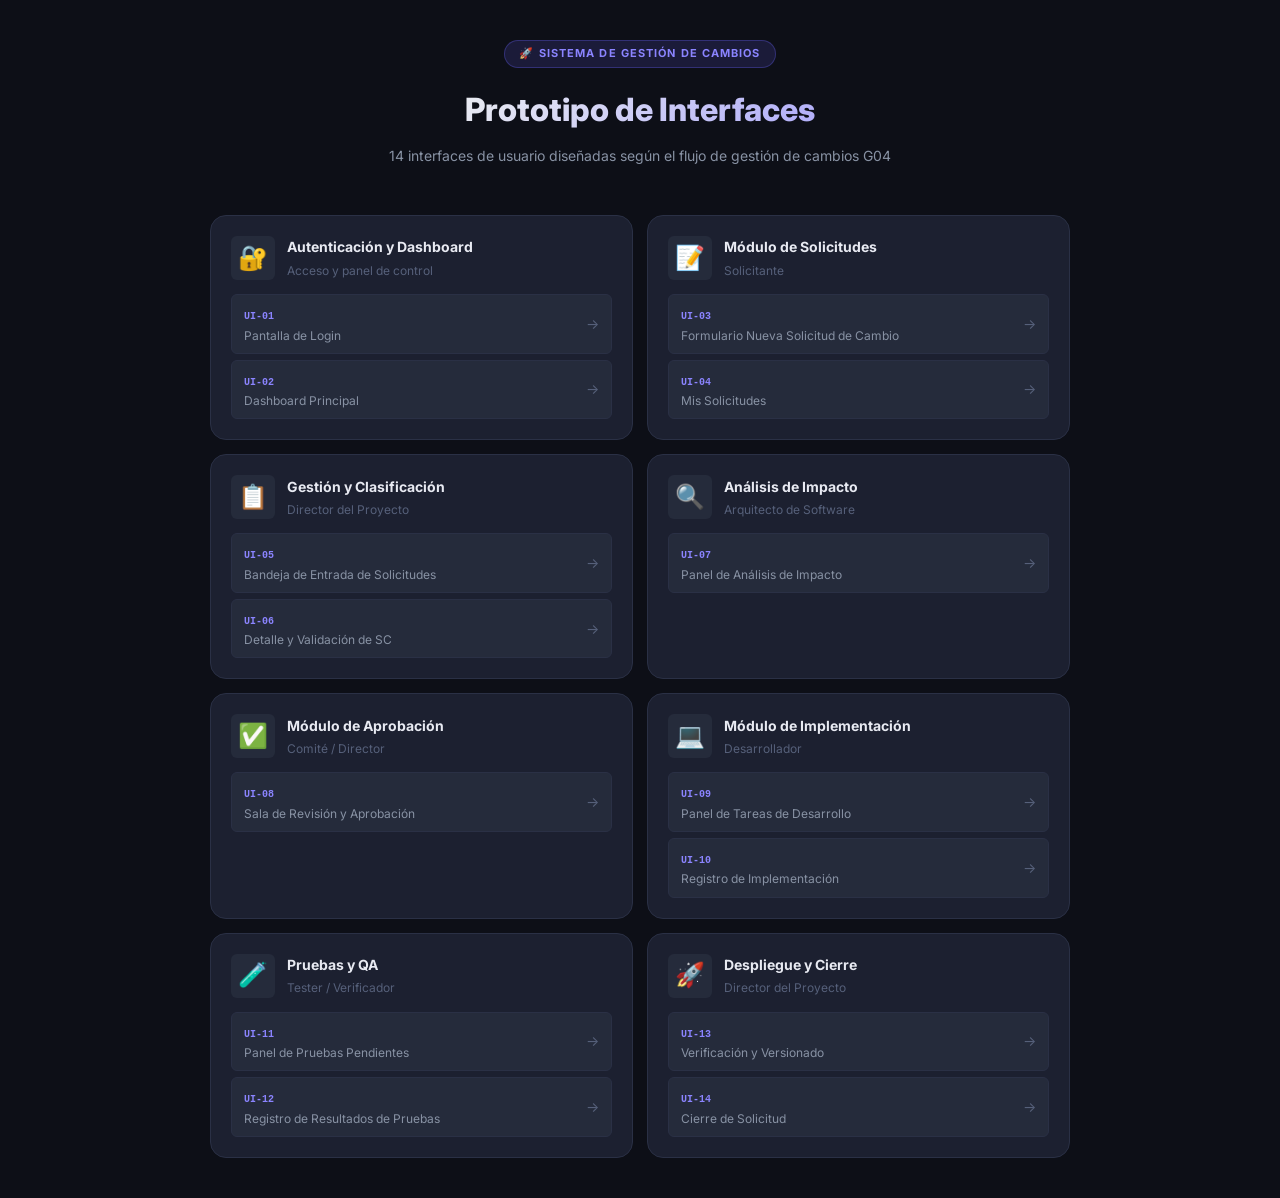
<file: index.html>
<!DOCTYPE html>
<html lang="es">
<head>
  <meta charset="UTF-8">
  <meta name="viewport" content="width=device-width, initial-scale=1.0">
  <title>Sistema de Gestión de Cambios — Índice de Interfaces</title>
  <link rel="stylesheet" href="styles.css">
  <style>
    body { display: flex; align-items: center; justify-content: center; min-height: 100vh; padding: 40px 20px; }
    .index-container { max-width: 860px; width: 100%; }
    .index-header { text-align: center; margin-bottom: 48px; }
    .index-header .badge-tag {
      display: inline-block;
      background: rgba(108,99,255,0.15);
      color: var(--accent-light);
      font-size: 11px;
      font-weight: 700;
      text-transform: uppercase;
      letter-spacing: 0.1em;
      padding: 4px 14px;
      border-radius: 20px;
      border: 1px solid rgba(108,99,255,0.3);
      margin-bottom: 16px;
    }
    .index-header h1 {
      font-size: 32px;
      font-weight: 800;
      background: linear-gradient(135deg, #e8eaf2 30%, var(--accent-light));
      -webkit-background-clip: text;
      -webkit-text-fill-color: transparent;
      background-clip: text;
      margin-bottom: 10px;
    }
    .index-header p { color: var(--text-secondary); font-size: 14px; }
    .modules-grid { display: grid; grid-template-columns: 1fr 1fr; gap: 14px; }
    .module-card {
      background: var(--bg-card);
      border: 1px solid var(--border);
      border-radius: var(--radius-lg);
      padding: 20px;
      transition: all 0.2s ease;
    }
    .module-card:hover { border-color: var(--accent); transform: translateY(-3px); box-shadow: var(--shadow-accent); }
    .module-header { display: flex; align-items: center; gap: 12px; margin-bottom: 14px; }
    .module-icon { font-size: 24px; width: 44px; height: 44px; background: var(--bg-elevated); border-radius: var(--radius-sm); display: flex; align-items: center; justify-content: center; }
    .module-title { font-size: 14px; font-weight: 700; color: var(--text-primary); }
    .module-desc { font-size: 12px; color: var(--text-muted); margin-top: 2px; }
    .ui-links { display: flex; flex-direction: column; gap: 6px; }
    .ui-link {
      display: flex;
      align-items: center;
      justify-content: space-between;
      padding: 8px 12px;
      background: var(--bg-elevated);
      border: 1px solid var(--border);
      border-radius: var(--radius-sm);
      text-decoration: none;
      transition: all 0.15s ease;
    }
    .ui-link:hover { background: var(--bg-card-hover); border-color: var(--accent-light); }
    .ui-link-id { font-size: 10px; font-weight: 700; color: var(--accent-light); font-family: monospace; }
    .ui-link-name { font-size: 12px; color: var(--text-secondary); }
    .ui-link-arrow { color: var(--text-muted); font-size: 14px; }
    .ui-link:hover .ui-link-arrow { color: var(--accent-light); }
  </style>
</head>
<body>
  <div class="index-container">
    <div class="index-header">
      <div class="badge-tag">🚀 Sistema de Gestión de Cambios</div>
      <h1>Prototipo de Interfaces</h1>
      <p>14 interfaces de usuario diseñadas según el flujo de gestión de cambios G04</p>
    </div>

    <div class="modules-grid">
      <!-- Auth & Dashboard -->
      <div class="module-card">
        <div class="module-header">
          <div class="module-icon">🔐</div>
          <div>
            <div class="module-title">Autenticación y Dashboard</div>
            <div class="module-desc">Acceso y panel de control</div>
          </div>
        </div>
        <div class="ui-links">
          <a href="ui-01-login.html" class="ui-link">
            <div><span class="ui-link-id">UI-01</span><div class="ui-link-name">Pantalla de Login</div></div>
            <span class="ui-link-arrow">→</span>
          </a>
          <a href="ui-02-dashboard.html" class="ui-link">
            <div><span class="ui-link-id">UI-02</span><div class="ui-link-name">Dashboard Principal</div></div>
            <span class="ui-link-arrow">→</span>
          </a>
        </div>
      </div>

      <!-- Solicitudes -->
      <div class="module-card">
        <div class="module-header">
          <div class="module-icon">📝</div>
          <div>
            <div class="module-title">Módulo de Solicitudes</div>
            <div class="module-desc">Solicitante</div>
          </div>
        </div>
        <div class="ui-links">
          <a href="ui-03-nueva-solicitud.html" class="ui-link">
            <div><span class="ui-link-id">UI-03</span><div class="ui-link-name">Formulario Nueva Solicitud de Cambio</div></div>
            <span class="ui-link-arrow">→</span>
          </a>
          <a href="ui-04-mis-solicitudes.html" class="ui-link">
            <div><span class="ui-link-id">UI-04</span><div class="ui-link-name">Mis Solicitudes</div></div>
            <span class="ui-link-arrow">→</span>
          </a>
        </div>
      </div>

      <!-- Gestión -->
      <div class="module-card">
        <div class="module-header">
          <div class="module-icon">📋</div>
          <div>
            <div class="module-title">Gestión y Clasificación</div>
            <div class="module-desc">Director del Proyecto</div>
          </div>
        </div>
        <div class="ui-links">
          <a href="ui-05-bandeja-entrada.html" class="ui-link">
            <div><span class="ui-link-id">UI-05</span><div class="ui-link-name">Bandeja de Entrada de Solicitudes</div></div>
            <span class="ui-link-arrow">→</span>
          </a>
          <a href="ui-06-detalle-validacion.html" class="ui-link">
            <div><span class="ui-link-id">UI-06</span><div class="ui-link-name">Detalle y Validación de SC</div></div>
            <span class="ui-link-arrow">→</span>
          </a>
        </div>
      </div>

      <!-- Análisis -->
      <div class="module-card">
        <div class="module-header">
          <div class="module-icon">🔍</div>
          <div>
            <div class="module-title">Análisis de Impacto</div>
            <div class="module-desc">Arquitecto de Software</div>
          </div>
        </div>
        <div class="ui-links">
          <a href="ui-07-analisis-impacto.html" class="ui-link">
            <div><span class="ui-link-id">UI-07</span><div class="ui-link-name">Panel de Análisis de Impacto</div></div>
            <span class="ui-link-arrow">→</span>
          </a>
        </div>
      </div>

      <!-- Aprobación -->
      <div class="module-card">
        <div class="module-header">
          <div class="module-icon">✅</div>
          <div>
            <div class="module-title">Módulo de Aprobación</div>
            <div class="module-desc">Comité / Director</div>
          </div>
        </div>
        <div class="ui-links">
          <a href="ui-08-sala-revision.html" class="ui-link">
            <div><span class="ui-link-id">UI-08</span><div class="ui-link-name">Sala de Revisión y Aprobación</div></div>
            <span class="ui-link-arrow">→</span>
          </a>
        </div>
      </div>

      <!-- Implementación -->
      <div class="module-card">
        <div class="module-header">
          <div class="module-icon">💻</div>
          <div>
            <div class="module-title">Módulo de Implementación</div>
            <div class="module-desc">Desarrollador</div>
          </div>
        </div>
        <div class="ui-links">
          <a href="ui-09-panel-desarrollo.html" class="ui-link">
            <div><span class="ui-link-id">UI-09</span><div class="ui-link-name">Panel de Tareas de Desarrollo</div></div>
            <span class="ui-link-arrow">→</span>
          </a>
          <a href="ui-10-registro-implementacion.html" class="ui-link">
            <div><span class="ui-link-id">UI-10</span><div class="ui-link-name">Registro de Implementación</div></div>
            <span class="ui-link-arrow">→</span>
          </a>
        </div>
      </div>

      <!-- QA -->
      <div class="module-card">
        <div class="module-header">
          <div class="module-icon">🧪</div>
          <div>
            <div class="module-title">Pruebas y QA</div>
            <div class="module-desc">Tester / Verificador</div>
          </div>
        </div>
        <div class="ui-links">
          <a href="ui-11-panel-pruebas.html" class="ui-link">
            <div><span class="ui-link-id">UI-11</span><div class="ui-link-name">Panel de Pruebas Pendientes</div></div>
            <span class="ui-link-arrow">→</span>
          </a>
          <a href="ui-12-resultados-pruebas.html" class="ui-link">
            <div><span class="ui-link-id">UI-12</span><div class="ui-link-name">Registro de Resultados de Pruebas</div></div>
            <span class="ui-link-arrow">→</span>
          </a>
        </div>
      </div>

      <!-- Despliegue y Cierre -->
      <div class="module-card">
        <div class="module-header">
          <div class="module-icon">🚀</div>
          <div>
            <div class="module-title">Despliegue y Cierre</div>
            <div class="module-desc">Director del Proyecto</div>
          </div>
        </div>
        <div class="ui-links">
          <a href="ui-13-verificacion-versionado.html" class="ui-link">
            <div><span class="ui-link-id">UI-13</span><div class="ui-link-name">Verificación y Versionado</div></div>
            <span class="ui-link-arrow">→</span>
          </a>
          <a href="ui-14-cierre-solicitud.html" class="ui-link">
            <div><span class="ui-link-id">UI-14</span><div class="ui-link-name">Cierre de Solicitud</div></div>
            <span class="ui-link-arrow">→</span>
          </a>
        </div>
      </div>
    </div>
  </div>
</body>
</html>
</file>
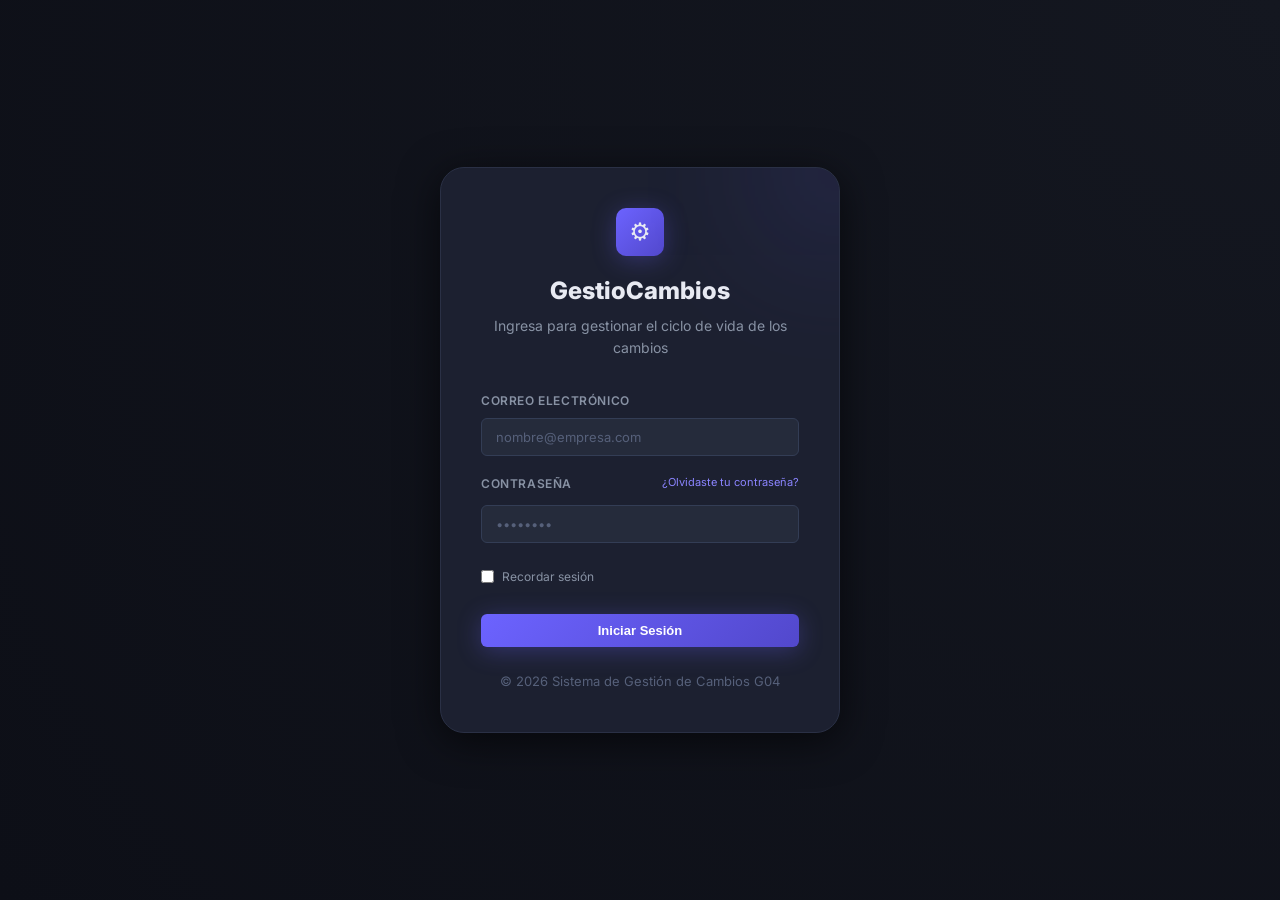
<file: ui-01-login.html>
<!DOCTYPE html>
<html lang="es">
<head>
  <meta charset="UTF-8">
  <meta name="viewport" content="width=device-width, initial-scale=1.0">
  <title>Login — Sistema de Gestión de Cambios</title>
  <link rel="stylesheet" href="styles.css">
  <style>
    body {
      display: flex;
      align-items: center;
      justify-content: center;
      background: radial-gradient(circle at top right, var(--bg-surface), var(--bg-base));
      padding: 20px;
    }
    .login-card {
      max-width: 400px;
      width: 100%;
      background: var(--bg-card);
      border: 1px solid var(--border);
      border-radius: var(--radius-xl);
      padding: 40px;
      box-shadow: var(--shadow-lg);
      position: relative;
      overflow: hidden;
    }
    .login-card::before {
      content: '';
      position: absolute;
      top: -50px;
      right: -50px;
      width: 100px;
      height: 100px;
      background: var(--accent);
      filter: blur(80px);
      opacity: 0.3;
    }
    .login-header {
      text-align: center;
      margin-bottom: 32px;
    }
    .login-logo {
      width: 48px;
      height: 48px;
      background: linear-gradient(135deg, var(--accent), var(--accent-dark));
      border-radius: var(--radius);
      display: flex;
      align-items: center;
      justify-content: center;
      font-size: 24px;
      margin: 0 auto 16px;
      box-shadow: var(--shadow-accent);
    }
    .login-header h1 {
      font-size: 24px;
      font-weight: 800;
      color: var(--text-primary);
    }
    .login-header p {
      color: var(--text-secondary);
      font-size: 14px;
      margin-top: 4px;
    }
    .login-footer {
      text-align: center;
      margin-top: 24px;
      font-size: 13px;
      color: var(--text-muted);
    }
  </style>
</head>
<body>
  <div class="login-card">
    <div class="login-header">
      <div class="login-logo">⚙️</div>
      <h1>GestioCambios</h1>
      <p>Ingresa para gestionar el ciclo de vida de los cambios</p>
    </div>
    <form onsubmit="event.preventDefault(); window.location.href='ui-02-dashboard.html';">
      <div class="form-group">
        <label class="form-label">Correo Electrónico</label>
        <input type="email" class="form-control" placeholder="nombre@empresa.com" required>
      </div>
      <div class="form-group">
        <div class="flex justify-between items-center mb-2">
          <label class="form-label" style="margin-bottom:0">Contraseña</label>
          <a href="#" class="text-xs">¿Olvidaste tu contraseña?</a>
        </div>
        <input type="password" class="form-control" placeholder="••••••••" required>
      </div>
      <div class="form-group flex items-center gap-2 mt-4">
        <input type="checkbox" id="remember" style="accent-color: var(--accent)">
        <label for="remember" class="text-sm text-secondary">Recordar sesión</label>
      </div>
      <button type="submit" class="btn btn-primary" style="width: 100%; justify-content: center; margin-top: 10px;">
        Iniciar Sesión
      </button>
    </form>
    <div class="login-footer">
      <p>© 2026 Sistema de Gestión de Cambios G04</p>
    </div>
  </div>
</body>
</html>
</file>
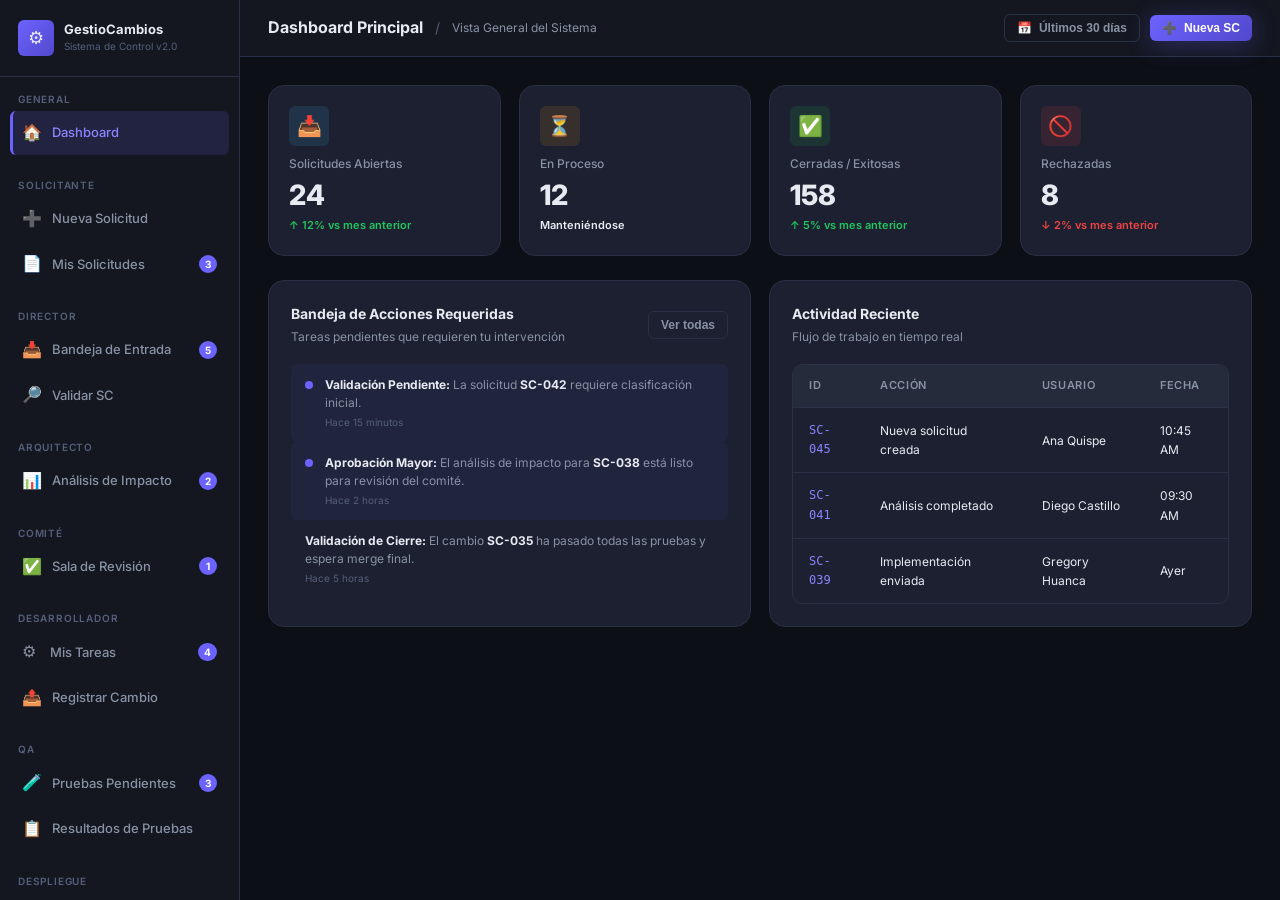
<file: ui-02-dashboard.html>
<!DOCTYPE html>
<html lang="es">
<head>
  <meta charset="UTF-8">
  <meta name="viewport" content="width=device-width, initial-scale=1.0">
  <title>Dashboard — Sistema de Gestión de Cambios</title>
  <link rel="stylesheet" href="styles.css">
</head>
<body>
  <div class="app-layout">
    <div id="sidebar-container"></div>

    <main class="main-content">
      <header class="topbar">
        <div class="topbar-left">
          <h1 class="page-title">Dashboard Principal</h1>
          <span class="text-muted">/</span>
          <span class="page-subtitle">Vista General del Sistema</span>
        </div>
        <div class="topbar-actions">
          <button class="btn btn-ghost btn-sm">
            <span>📅</span> Últimos 30 días
          </button>
          <button class="btn btn-primary btn-sm">
            <span>➕</span> Nueva SC
          </button>
        </div>
      </header>

      <div class="page-body">
        <!-- Métricas -->
        <div class="grid-4 mb-4">
          <div class="stat-card">
            <div class="stat-icon" style="background: var(--info-bg); color: var(--info);">📥</div>
            <div class="stat-label">Solicitudes Abiertas</div>
            <div class="stat-value">24</div>
            <div class="stat-change up">↑ 12% vs mes anterior</div>
          </div>
          <div class="stat-card">
            <div class="stat-icon" style="background: var(--warning-bg); color: var(--warning);">⏳</div>
            <div class="stat-label">En Proceso</div>
            <div class="stat-value">12</div>
            <div class="stat-change">Manteniéndose</div>
          </div>
          <div class="stat-card">
            <div class="stat-icon" style="background: var(--success-bg); color: var(--success);">✅</div>
            <div class="stat-label">Cerradas / Exitosas</div>
            <div class="stat-value">158</div>
            <div class="stat-change up">↑ 5% vs mes anterior</div>
          </div>
          <div class="stat-card">
            <div class="stat-icon" style="background: var(--danger-bg); color: var(--danger);">🚫</div>
            <div class="stat-label">Rechazadas</div>
            <div class="stat-value">8</div>
            <div class="stat-change down">↓ 2% vs mes anterior</div>
          </div>
        </div>

        <div class="grid-2">
          <!-- Bandeja de Tareas -->
          <div class="card">
            <div class="card-header">
              <div>
                <h2 class="card-title">Bandeja de Acciones Requeridas</h2>
                <p class="card-subtitle">Tareas pendientes que requieren tu intervención</p>
              </div>
              <button class="btn btn-ghost btn-sm">Ver todas</button>
            </div>
            <div class="notif-list">
              <div class="notif-item unread">
                <div class="notif-dot"></div>
                <div class="notif-text">
                  <strong>Validación Pendiente:</strong> La solicitud <strong>SC-042</strong> requiere clasificación inicial.
                  <div class="notif-time">Hace 15 minutos</div>
                </div>
              </div>
              <div class="notif-item unread">
                <div class="notif-dot"></div>
                <div class="notif-text">
                  <strong>Aprobación Mayor:</strong> El análisis de impacto para <strong>SC-038</strong> está listo para revisión del comité.
                  <div class="notif-time">Hace 2 horas</div>
                </div>
              </div>
              <div class="notif-item">
                <div class="notif-text">
                  <strong>Validación de Cierre:</strong> El cambio <strong>SC-035</strong> ha pasado todas las pruebas y espera merge final.
                  <div class="notif-time">Hace 5 horas</div>
                </div>
              </div>
            </div>
          </div>

          <!-- Actividad Reciente -->
          <div class="card">
            <div class="card-header">
              <div>
                <h2 class="card-title">Actividad Reciente</h2>
                <p class="card-subtitle">Flujo de trabajo en tiempo real</p>
              </div>
            </div>
            <div class="table-wrapper">
              <table style="font-size: 12px;">
                <thead>
                  <tr>
                    <th>ID</th>
                    <th>Acción</th>
                    <th>Usuario</th>
                    <th>Fecha</th>
                  </tr>
                </thead>
                <tbody>
                  <tr>
                    <td class="font-mono text-accent">SC-045</td>
                    <td>Nueva solicitud creada</td>
                    <td>Ana Quispe</td>
                    <td>10:45 AM</td>
                  </tr>
                  <tr>
                    <td class="font-mono text-accent">SC-041</td>
                    <td>Análisis completado</td>
                    <td>Diego Castillo</td>
                    <td>09:30 AM</td>
                  </tr>
                  <tr>
                    <td class="font-mono text-accent">SC-039</td>
                    <td>Implementación enviada</td>
                    <td>Gregory Huanca</td>
                    <td>Ayer</td>
                  </tr>
                </tbody>
              </table>
            </div>
          </div>
        </div>
      </div>
    </main>
  </div>

  <script src="sidebar.js"></script>
  <script>
    document.getElementById('sidebar-container').innerHTML = renderSidebar('ui-02', 'director');
  </script>
</body>
</html>
</file>
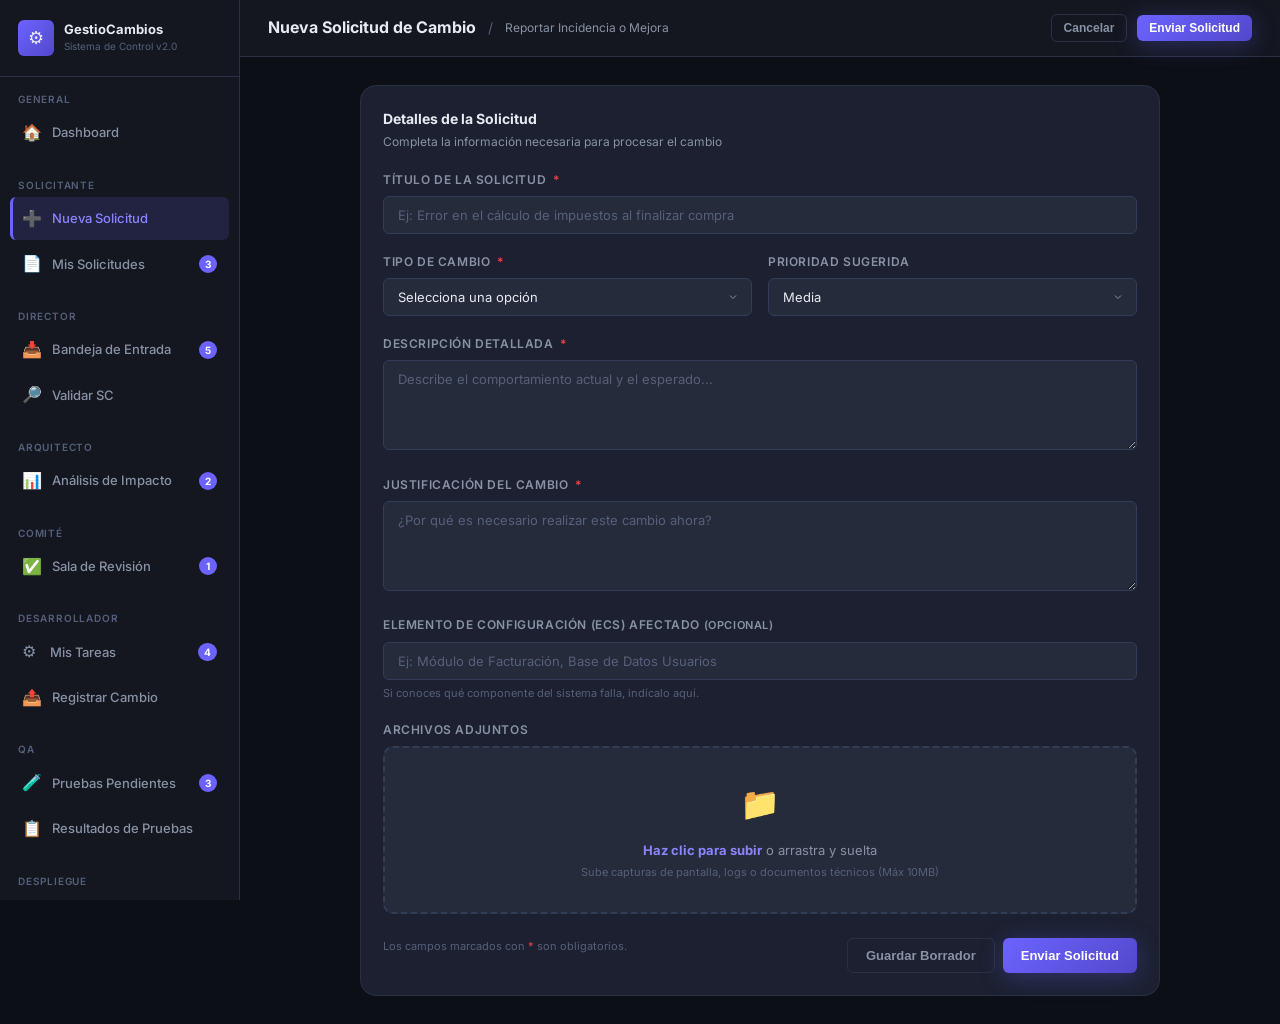
<file: ui-03-nueva-solicitud.html>
<!DOCTYPE html>
<html lang="es">
<head>
  <meta charset="UTF-8">
  <meta name="viewport" content="width=device-width, initial-scale=1.0">
  <title>Nueva Solicitud — Sistema de Gestión de Cambios</title>
  <link rel="stylesheet" href="styles.css">
</head>
<body>
  <div class="app-layout">
    <div id="sidebar-container"></div>

    <main class="main-content">
      <header class="topbar">
        <div class="topbar-left">
          <h1 class="page-title">Nueva Solicitud de Cambio</h1>
          <span class="text-muted">/</span>
          <span class="page-subtitle">Reportar Incidencia o Mejora</span>
        </div>
        <div class="topbar-actions">
          <button class="btn btn-ghost btn-sm" onclick="window.history.back()">Cancelar</button>
          <button class="btn btn-primary btn-sm">Enviar Solicitud</button>
        </div>
      </header>

      <div class="page-body">
        <div style="max-width: 800px; margin: 0 auto;">
          <div class="card">
            <div class="card-header">
              <div>
                <h2 class="card-title">Detalles de la Solicitud</h2>
                <p class="card-subtitle">Completa la información necesaria para procesar el cambio</p>
              </div>
            </div>
            
            <form>
              <div class="form-group">
                <label class="form-label">Título de la Solicitud <span class="required">*</span></label>
                <input type="text" class="form-control" placeholder="Ej: Error en el cálculo de impuestos al finalizar compra">
              </div>

              <div class="form-row">
                <div class="form-group">
                  <label class="form-label">Tipo de Cambio <span class="required">*</span></label>
                  <select class="form-control">
                    <option value="">Selecciona una opción</option>
                    <option value="incidencia">Incidencia / Error</option>
                    <option value="mejora">Mejora de Funcionalidad</option>
                    <option value="legal">Requerimiento Legal / Normativo</option>
                    <option value="otro">Otro</option>
                  </select>
                </div>
                <div class="form-group">
                  <label class="form-label">Prioridad Sugerida</label>
                  <select class="form-control">
                    <option value="baja">Baja</option>
                    <option value="media" selected>Media</option>
                    <option value="alta">Alta</option>
                    <option value="critica">Crítica</option>
                  </select>
                </div>
              </div>

              <div class="form-group">
                <label class="form-label">Descripción Detallada <span class="required">*</span></label>
                <textarea class="form-control" placeholder="Describe el comportamiento actual y el esperado..."></textarea>
              </div>

              <div class="form-group">
                <label class="form-label">Justificación del Cambio <span class="required">*</span></label>
                <textarea class="form-control" placeholder="¿Por qué es necesario realizar este cambio ahora?"></textarea>
              </div>

              <div class="form-group">
                <label class="form-label">Elemento de Configuración (ECS) Afectado <span class="text-xs">(Opcional)</span></label>
                <input type="text" class="form-control" placeholder="Ej: Módulo de Facturación, Base de Datos Usuarios">
                <p class="form-hint">Si conoces qué componente del sistema falla, indícalo aquí.</p>
              </div>

              <div class="form-group">
                <label class="form-label">Archivos Adjuntos</label>
                <div class="file-upload">
                  <div class="file-upload-icon">📁</div>
                  <div class="file-upload-text"><strong>Haz clic para subir</strong> o arrastra y suelta</div>
                  <div class="file-upload-hint">Sube capturas de pantalla, logs o documentos técnicos (Máx 10MB)</div>
                </div>
              </div>

              <div class="flex justify-between mt-4">
                <p class="text-xs text-muted">Los campos marcados con <span class="text-danger">*</span> son obligatorios.</p>
                <div class="flex gap-2">
                  <button type="button" class="btn btn-ghost">Guardar Borrador</button>
                  <button type="submit" class="btn btn-primary">Enviar Solicitud</button>
                </div>
              </div>
            </form>
          </div>
        </div>
      </div>
    </main>
  </div>

  <script src="sidebar.js"></script>
  <script>
    document.getElementById('sidebar-container').innerHTML = renderSidebar('ui-03', 'solicitante');
  </script>
</body>
</html>
</file>
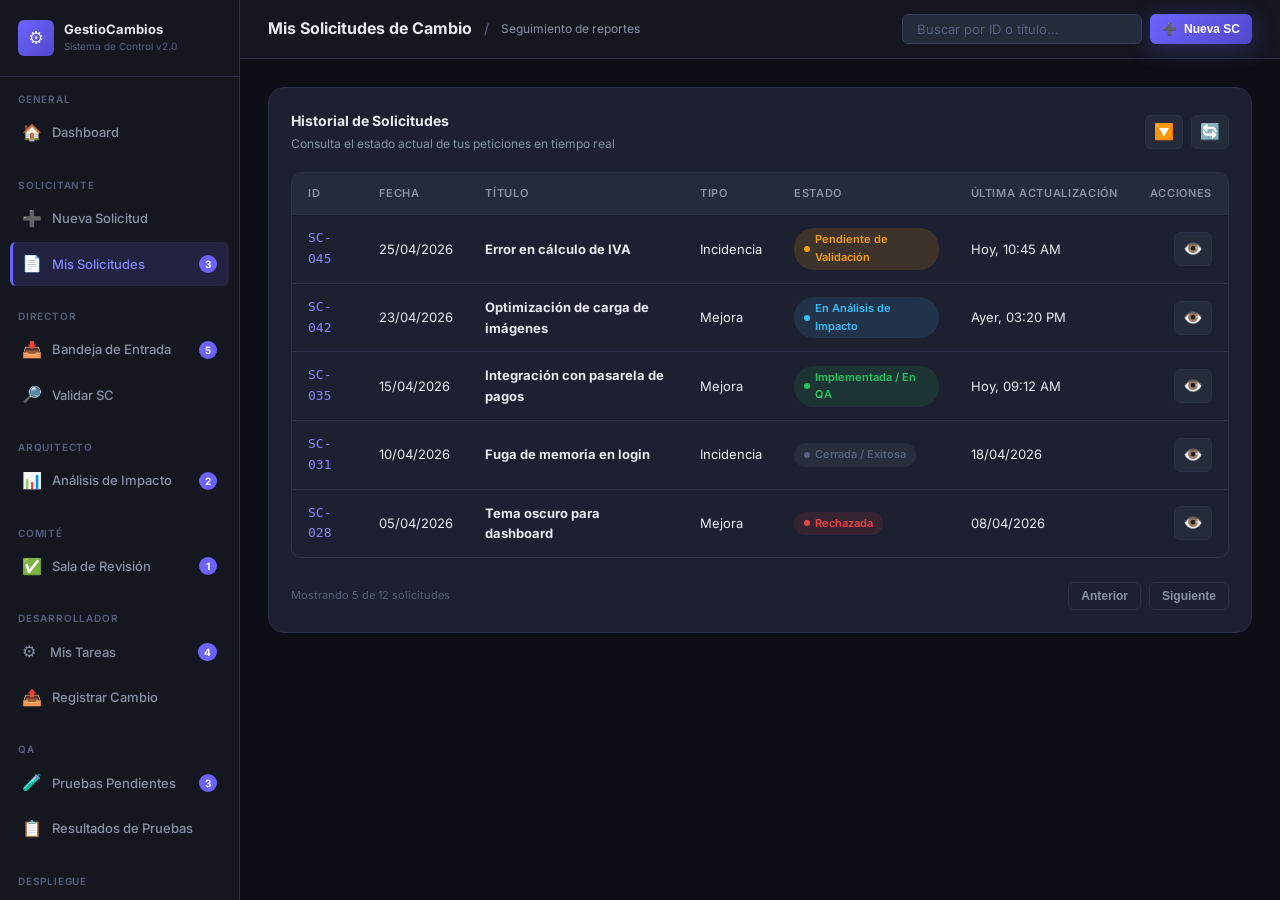
<file: ui-04-mis-solicitudes.html>
<!DOCTYPE html>
<html lang="es">
<head>
  <meta charset="UTF-8">
  <meta name="viewport" content="width=device-width, initial-scale=1.0">
  <title>Mis Solicitudes — Sistema de Gestión de Cambios</title>
  <link rel="stylesheet" href="styles.css">
</head>
<body>
  <div class="app-layout">
    <div id="sidebar-container"></div>

    <main class="main-content">
      <header class="topbar">
        <div class="topbar-left">
          <h1 class="page-title">Mis Solicitudes de Cambio</h1>
          <span class="text-muted">/</span>
          <span class="page-subtitle">Seguimiento de reportes</span>
        </div>
        <div class="topbar-actions">
          <div class="flex gap-2">
            <input type="text" class="form-control" placeholder="Buscar por ID o título..." style="width: 240px; padding-top: 6px; padding-bottom: 6px;">
            <button class="btn btn-primary btn-sm"><span>➕</span> Nueva SC</button>
          </div>
        </div>
      </header>

      <div class="page-body">
        <div class="card">
          <div class="card-header">
            <div>
              <h2 class="card-title">Historial de Solicitudes</h2>
              <p class="card-subtitle">Consulta el estado actual de tus peticiones en tiempo real</p>
            </div>
            <div class="flex gap-2">
              <button class="btn btn-icon"><span>🔽</span></button>
              <button class="btn btn-icon"><span>🔄</span></button>
            </div>
          </div>

          <div class="table-wrapper">
            <table>
              <thead>
                <tr>
                  <th>ID</th>
                  <th>Fecha</th>
                  <th>Título</th>
                  <th>Tipo</th>
                  <th>Estado</th>
                  <th>Última Actualización</th>
                  <th style="text-align: right;">Acciones</th>
                </tr>
              </thead>
              <tbody>
                <tr>
                  <td class="font-mono text-accent">SC-045</td>
                  <td>25/04/2026</td>
                  <td class="font-bold">Error en cálculo de IVA</td>
                  <td>Incidencia</td>
                  <td><span class="badge badge-pending">Pendiente de Validación</span></td>
                  <td>Hoy, 10:45 AM</td>
                  <td style="text-align: right;">
                    <button class="btn btn-icon">👁️</button>
                  </td>
                </tr>
                <tr>
                  <td class="font-mono text-accent">SC-042</td>
                  <td>23/04/2026</td>
                  <td class="font-bold">Optimización de carga de imágenes</td>
                  <td>Mejora</td>
                  <td><span class="badge badge-progress">En Análisis de Impacto</span></td>
                  <td>Ayer, 03:20 PM</td>
                  <td style="text-align: right;">
                    <button class="btn btn-icon">👁️</button>
                  </td>
                </tr>
                <tr>
                  <td class="font-mono text-accent">SC-035</td>
                  <td>15/04/2026</td>
                  <td class="font-bold">Integración con pasarela de pagos</td>
                  <td>Mejora</td>
                  <td><span class="badge badge-approved">Implementada / En QA</span></td>
                  <td>Hoy, 09:12 AM</td>
                  <td style="text-align: right;">
                    <button class="btn btn-icon">👁️</button>
                  </td>
                </tr>
                <tr>
                  <td class="font-mono text-accent">SC-031</td>
                  <td>10/04/2026</td>
                  <td class="font-bold">Fuga de memoria en login</td>
                  <td>Incidencia</td>
                  <td><span class="badge badge-closed">Cerrada / Exitosa</span></td>
                  <td>18/04/2026</td>
                  <td style="text-align: right;">
                    <button class="btn btn-icon">👁️</button>
                  </td>
                </tr>
                <tr>
                  <td class="font-mono text-accent">SC-028</td>
                  <td>05/04/2026</td>
                  <td class="font-bold">Tema oscuro para dashboard</td>
                  <td>Mejora</td>
                  <td><span class="badge badge-rejected">Rechazada</span></td>
                  <td>08/04/2026</td>
                  <td style="text-align: right;">
                    <button class="btn btn-icon">👁️</button>
                  </td>
                </tr>
              </tbody>
            </table>
          </div>
          
          <div class="flex justify-between items-center mt-4">
            <p class="text-xs text-muted">Mostrando 5 de 12 solicitudes</p>
            <div class="flex gap-2">
              <button class="btn btn-ghost btn-sm" disabled>Anterior</button>
              <button class="btn btn-ghost btn-sm">Siguiente</button>
            </div>
          </div>
        </div>
      </div>
    </main>
  </div>

  <script src="sidebar.js"></script>
  <script>
    document.getElementById('sidebar-container').innerHTML = renderSidebar('ui-04', 'solicitante');
  </script>
</body>
</html>
</file>
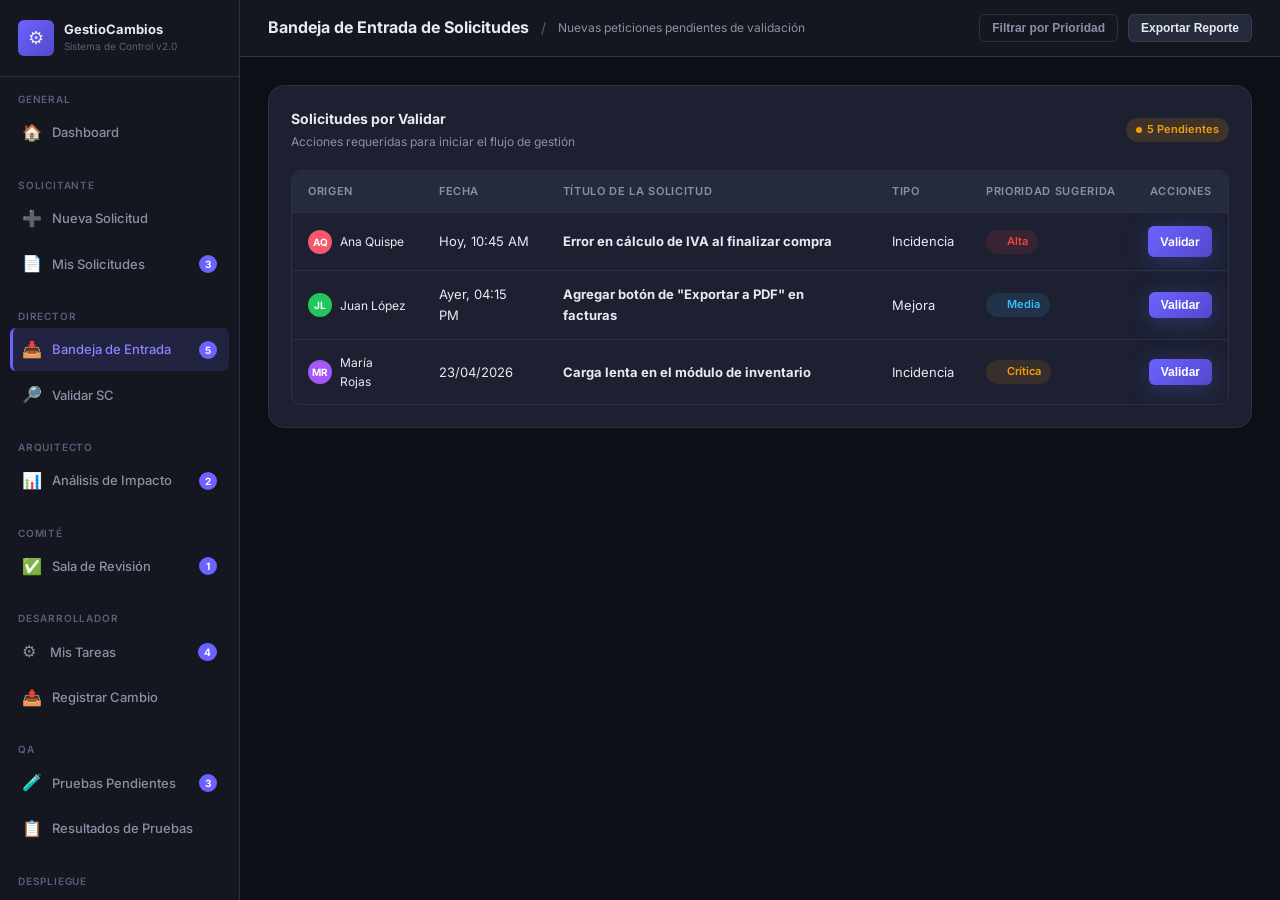
<file: ui-05-bandeja-entrada.html>
<!DOCTYPE html>
<html lang="es">
<head>
  <meta charset="UTF-8">
  <meta name="viewport" content="width=device-width, initial-scale=1.0">
  <title>Bandeja de Entrada — Sistema de Gestión de Cambios</title>
  <link rel="stylesheet" href="styles.css">
</head>
<body>
  <div class="app-layout">
    <div id="sidebar-container"></div>

    <main class="main-content">
      <header class="topbar">
        <div class="topbar-left">
          <h1 class="page-title">Bandeja de Entrada de Solicitudes</h1>
          <span class="text-muted">/</span>
          <span class="page-subtitle">Nuevas peticiones pendientes de validación</span>
        </div>
        <div class="topbar-actions">
          <button class="btn btn-ghost btn-sm">Filtrar por Prioridad</button>
          <button class="btn btn-secondary btn-sm">Exportar Reporte</button>
        </div>
      </header>

      <div class="page-body">
        <div class="card">
          <div class="card-header">
            <div>
              <h2 class="card-title">Solicitudes por Validar</h2>
              <p class="card-subtitle">Acciones requeridas para iniciar el flujo de gestión</p>
            </div>
            <span class="badge badge-pending">5 Pendientes</span>
          </div>

          <div class="table-wrapper">
            <table>
              <thead>
                <tr>
                  <th>Origen</th>
                  <th>Fecha</th>
                  <th>Título de la Solicitud</th>
                  <th>Tipo</th>
                  <th>Prioridad Sugerida</th>
                  <th style="text-align: right;">Acciones</th>
                </tr>
              </thead>
              <tbody>
                <tr>
                  <td>
                    <div class="flex items-center gap-2">
                      <div class="user-avatar" style="width:24px; height:24px; font-size:10px; background:#f5576c">AQ</div>
                      <span class="text-sm">Ana Quispe</span>
                    </div>
                  </td>
                  <td>Hoy, 10:45 AM</td>
                  <td class="font-bold">Error en cálculo de IVA al finalizar compra</td>
                  <td>Incidencia</td>
                  <td><span class="badge" style="color:var(--danger); background:var(--danger-bg)">Alta</span></td>
                  <td style="text-align: right;">
                    <a href="ui-06-detalle-validacion.html" class="btn btn-primary btn-sm">Validar</a>
                  </td>
                </tr>
                <tr>
                  <td>
                    <div class="flex items-center gap-2">
                      <div class="user-avatar" style="width:24px; height:24px; font-size:10px; background:#22c55e">JL</div>
                      <span class="text-sm">Juan López</span>
                    </div>
                  </td>
                  <td>Ayer, 04:15 PM</td>
                  <td class="font-bold">Agregar botón de "Exportar a PDF" en facturas</td>
                  <td>Mejora</td>
                  <td><span class="badge" style="color:var(--info); background:var(--info-bg)">Media</span></td>
                  <td style="text-align: right;">
                    <button class="btn btn-primary btn-sm">Validar</button>
                  </td>
                </tr>
                <tr>
                  <td>
                    <div class="flex items-center gap-2">
                      <div class="user-avatar" style="width:24px; height:24px; font-size:10px; background:#a855f7">MR</div>
                      <span class="text-sm">María Rojas</span>
                    </div>
                  </td>
                  <td>23/04/2026</td>
                  <td class="font-bold">Carga lenta en el módulo de inventario</td>
                  <td>Incidencia</td>
                  <td><span class="badge" style="color:var(--warning); background:var(--warning-bg)">Crítica</span></td>
                  <td style="text-align: right;">
                    <button class="btn btn-primary btn-sm">Validar</button>
                  </td>
                </tr>
              </tbody>
            </table>
          </div>
        </div>
      </div>
    </main>
  </div>

  <script src="sidebar.js"></script>
  <script>
    document.getElementById('sidebar-container').innerHTML = renderSidebar('ui-05', 'director');
  </script>
</body>
</html>
</file>
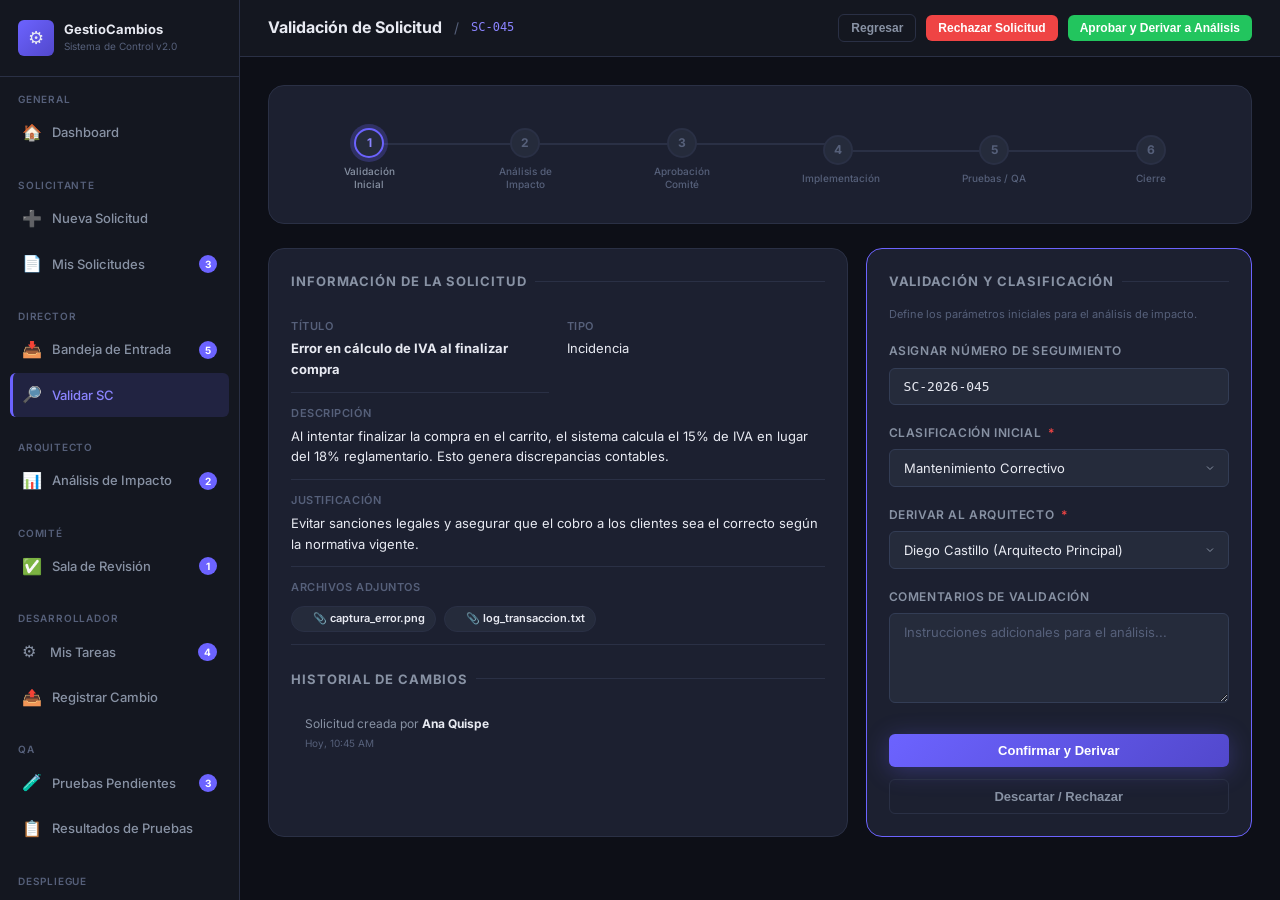
<file: ui-06-detalle-validacion.html>
<!DOCTYPE html>
<html lang="es">
<head>
  <meta charset="UTF-8">
  <meta name="viewport" content="width=device-width, initial-scale=1.0">
  <title>Validación SC-045 — Sistema de Gestión de Cambios</title>
  <link rel="stylesheet" href="styles.css">
</head>
<body>
  <div class="app-layout">
    <div id="sidebar-container"></div>

    <main class="main-content">
      <header class="topbar">
        <div class="topbar-left">
          <h1 class="page-title">Validación de Solicitud</h1>
          <span class="text-muted">/</span>
          <span class="page-subtitle font-mono text-accent">SC-045</span>
        </div>
        <div class="topbar-actions">
          <button class="btn btn-ghost btn-sm" onclick="window.history.back()">Regresar</button>
          <button class="btn btn-danger btn-sm">Rechazar Solicitud</button>
          <button class="btn btn-success btn-sm">Aprobar y Derivar a Análisis</button>
        </div>
      </header>

      <div class="page-body">
        <!-- Trazabilidad Visual -->
        <div class="card mb-4">
          <div class="progress-track">
            <div class="progress-step current">
              <div class="step-circle">1</div>
              <div class="step-label">Validación Inicial</div>
            </div>
            <div class="progress-step">
              <div class="step-circle">2</div>
              <div class="step-label">Análisis de Impacto</div>
            </div>
            <div class="progress-step">
              <div class="step-circle">3</div>
              <div class="step-label">Aprobación Comité</div>
            </div>
            <div class="progress-step">
              <div class="step-circle">4</div>
              <div class="step-label">Implementación</div>
            </div>
            <div class="progress-step">
              <div class="step-circle">5</div>
              <div class="step-label">Pruebas / QA</div>
            </div>
            <div class="progress-step">
              <div class="step-circle">6</div>
              <div class="step-label">Cierre</div>
            </div>
          </div>
        </div>

        <div class="grid-2" style="grid-template-columns: 1.5fr 1fr;">
          <!-- Detalle de la Solicitud -->
          <div class="card">
            <div class="section-title">Información de la Solicitud</div>
            <div class="grid-2">
              <div class="detail-row">
                <span class="detail-key">Título</span>
                <span class="detail-value font-bold">Error en cálculo de IVA al finalizar compra</span>
              </div>
              <div class="detail-row">
                <span class="detail-key">Tipo</span>
                <span class="detail-value">Incidencia</span>
              </div>
            </div>
            <div class="detail-row">
              <span class="detail-key">Descripción</span>
              <span class="detail-value">Al intentar finalizar la compra en el carrito, el sistema calcula el 15% de IVA en lugar del 18% reglamentario. Esto genera discrepancias contables.</span>
            </div>
            <div class="detail-row">
              <span class="detail-key">Justificación</span>
              <span class="detail-value">Evitar sanciones legales y asegurar que el cobro a los clientes sea el correcto según la normativa vigente.</span>
            </div>
            <div class="detail-row">
              <span class="detail-key">Archivos Adjuntos</span>
              <div class="flex gap-2 mt-1">
                <div class="badge" style="background:var(--bg-elevated); border:1px solid var(--border); cursor:pointer;">📎 captura_error.png</div>
                <div class="badge" style="background:var(--bg-elevated); border:1px solid var(--border); cursor:pointer;">📎 log_transaccion.txt</div>
              </div>
            </div>

            <div class="section-title mt-4">Historial de Cambios</div>
            <div class="notif-list">
              <div class="notif-item">
                <div class="notif-text">
                  Solicitud creada por <strong>Ana Quispe</strong>
                  <div class="notif-time">Hoy, 10:45 AM</div>
                </div>
              </div>
            </div>
          </div>

          <!-- Formulario de Validación -->
          <div class="card" style="border-color: var(--accent);">
            <div class="section-title">Validación y Clasificación</div>
            <p class="text-xs text-muted mb-3">Define los parámetros iniciales para el análisis de impacto.</p>
            
            <form>
              <div class="form-group">
                <label class="form-label">Asignar Número de Seguimiento</label>
                <input type="text" class="form-control font-mono" value="SC-2026-045" readonly>
              </div>

              <div class="form-group">
                <label class="form-label">Clasificación Inicial <span class="required">*</span></label>
                <select class="form-control">
                  <option value="correctivo">Mantenimiento Correctivo</option>
                  <option value="evolutivo">Mantenimiento Evolutivo</option>
                  <option value="adaptativo">Mantenimiento Adaptativo</option>
                  <option value="perfectivo">Mantenimiento Perfectivo</option>
                </select>
              </div>

              <div class="form-group">
                <label class="form-label">Derivar al Arquitecto <span class="required">*</span></label>
                <select class="form-control">
                  <option value="dc">Diego Castillo (Arquitecto Principal)</option>
                  <option value="rm">Roberto Mendoza (Arquitecto de Datos)</option>
                </select>
              </div>

              <div class="form-group">
                <label class="form-label">Comentarios de Validación</label>
                <textarea class="form-control" placeholder="Instrucciones adicionales para el análisis..."></textarea>
              </div>

              <div class="mt-4">
                <button type="submit" class="btn btn-primary" style="width: 100%; justify-content: center;">Confirmar y Derivar</button>
                <button type="button" class="btn btn-ghost mt-2" style="width: 100%; justify-content: center;">Descartar / Rechazar</button>
              </div>
            </form>
          </div>
        </div>
      </div>
    </main>
  </div>

  <script src="sidebar.js"></script>
  <script>
    document.getElementById('sidebar-container').innerHTML = renderSidebar('ui-06', 'director');
  </script>
</body>
</html>
</file>
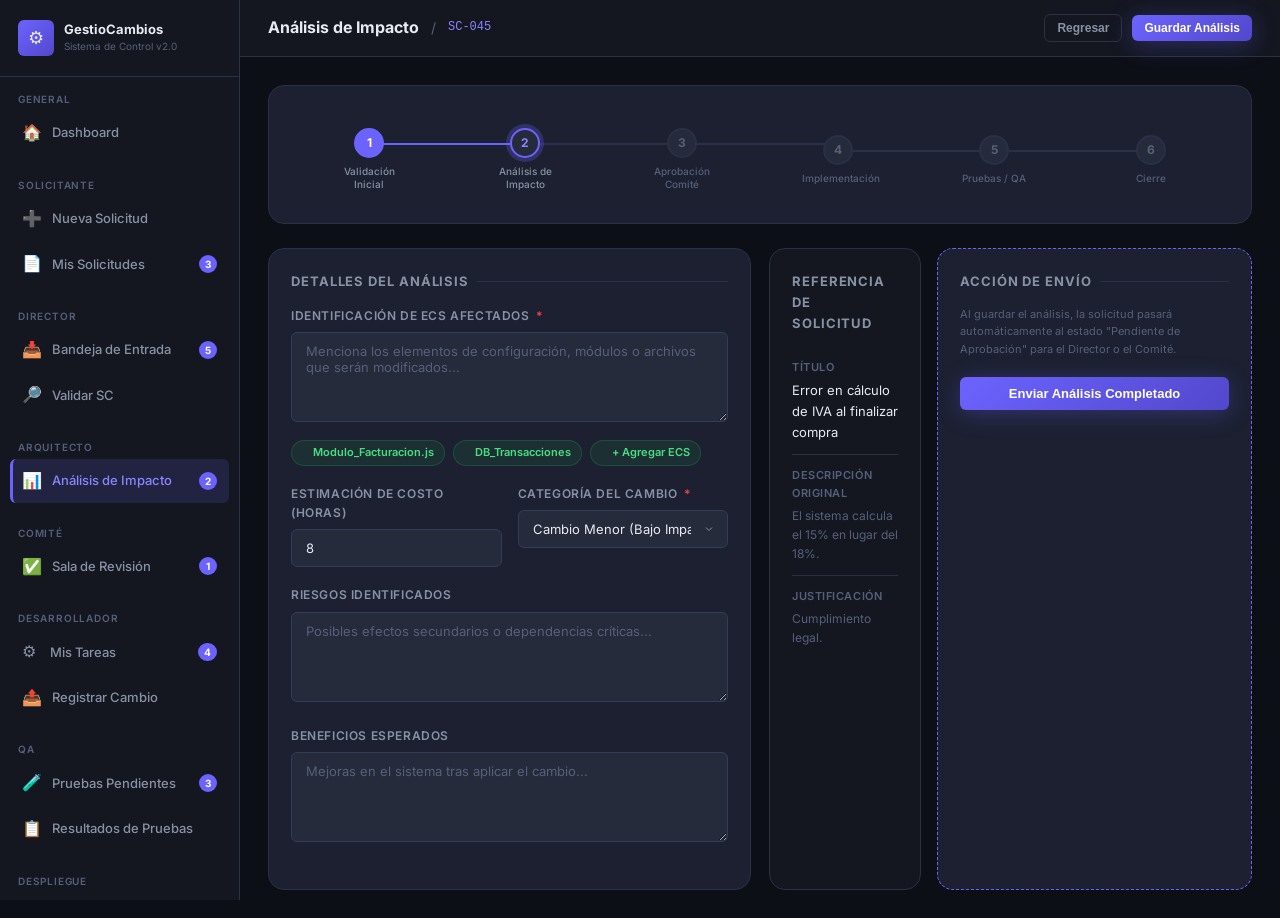
<file: ui-07-analisis-impacto.html>
<!DOCTYPE html>
<html lang="es">
<head>
  <meta charset="UTF-8">
  <meta name="viewport" content="width=device-width, initial-scale=1.0">
  <title>Análisis de Impacto SC-045 — Sistema de Gestión de Cambios</title>
  <link rel="stylesheet" href="styles.css">
</head>
<body>
  <div class="app-layout">
    <div id="sidebar-container"></div>

    <main class="main-content">
      <header class="topbar">
        <div class="topbar-left">
          <h1 class="page-title">Análisis de Impacto</h1>
          <span class="text-muted">/</span>
          <span class="page-subtitle font-mono text-accent">SC-045</span>
        </div>
        <div class="topbar-actions">
          <button class="btn btn-ghost btn-sm" onclick="window.history.back()">Regresar</button>
          <button class="btn btn-primary btn-sm">Guardar Análisis</button>
        </div>
      </header>

      <div class="page-body">
        <!-- Trazabilidad Visual -->
        <div class="card mb-4">
          <div class="progress-track">
            <div class="progress-step done">
              <div class="step-circle">1</div>
              <div class="step-label">Validación Inicial</div>
            </div>
            <div class="progress-step current">
              <div class="step-circle">2</div>
              <div class="step-label">Análisis de Impacto</div>
            </div>
            <div class="progress-step">
              <div class="step-circle">3</div>
              <div class="step-label">Aprobación Comité</div>
            </div>
            <div class="progress-step">
              <div class="step-circle">4</div>
              <div class="step-label">Implementación</div>
            </div>
            <div class="progress-step">
              <div class="step-circle">5</div>
              <div class="step-label">Pruebas / QA</div>
            </div>
            <div class="progress-step">
              <div class="step-circle">6</div>
              <div class="step-label">Cierre</div>
            </div>
          </div>
        </div>

        <div class="grid-2">
          <!-- Columna Izquierda: Información y Formulario -->
          <div class="flex flex-direction-column gap-4">
            <div class="card">
              <div class="section-title">Detalles del Análisis</div>
              <form>
                <div class="form-group">
                  <label class="form-label">Identificación de ECS Afectados <span class="required">*</span></label>
                  <textarea class="form-control" placeholder="Menciona los elementos de configuración, módulos o archivos que serán modificados..."></textarea>
                  <div class="flex gap-2 mt-2">
                    <span class="badge badge-minor">Modulo_Facturacion.js</span>
                    <span class="badge badge-minor">DB_Transacciones</span>
                    <span class="badge badge-minor">+ Agregar ECS</span>
                  </div>
                </div>

                <div class="form-row">
                  <div class="form-group">
                    <label class="form-label">Estimación de Costo (Horas)</label>
                    <input type="number" class="form-control" value="8">
                  </div>
                  <div class="form-group">
                    <label class="form-label">Categoría del Cambio <span class="required">*</span></label>
                    <select class="form-control">
                      <option value="menor">Cambio Menor (Bajo Impacto)</option>
                      <option value="mayor">Cambio Mayor (Alto Impacto)</option>
                    </select>
                  </div>
                </div>

                <div class="form-group">
                  <label class="form-label">Riesgos Identificados</label>
                  <textarea class="form-control" placeholder="Posibles efectos secundarios o dependencias críticas..."></textarea>
                </div>

                <div class="form-group">
                  <label class="form-label">Beneficios Esperados</label>
                  <textarea class="form-control" placeholder="Mejoras en el sistema tras aplicar el cambio..."></textarea>
                </div>
              </form>
            </div>
          </div>

          <!-- Columna Derecha: Resumen de la Solicitud (Referencia) -->
          <div class="flex flex-direction-column gap-4">
            <div class="card" style="background: var(--bg-surface);">
              <div class="section-title">Referencia de Solicitud</div>
              <div class="detail-row">
                <span class="detail-key">Título</span>
                <span class="detail-value">Error en cálculo de IVA al finalizar compra</span>
              </div>
              <div class="detail-row">
                <span class="detail-key">Descripción Original</span>
                <span class="detail-value text-muted text-sm">El sistema calcula el 15% en lugar del 18%.</span>
              </div>
              <div class="detail-row">
                <span class="detail-key">Justificación</span>
                <span class="detail-value text-muted text-sm">Cumplimiento legal.</span>
              </div>
            </div>

            <div class="card" style="border: 1px dashed var(--accent);">
              <div class="section-title">Acción de Envío</div>
              <p class="text-xs text-muted mb-3">Al guardar el análisis, la solicitud pasará automáticamente al estado "Pendiente de Aprobación" para el Director o el Comité.</p>
              <button class="btn btn-primary" style="width: 100%; justify-content: center;">Enviar Análisis Completado</button>
            </div>
          </div>
        </div>
      </div>
    </main>
  </div>

  <script src="sidebar.js"></script>
  <script>
    document.getElementById('sidebar-container').innerHTML = renderSidebar('ui-07', 'arquitecto');
  </script>
</body>
</html>
</file>
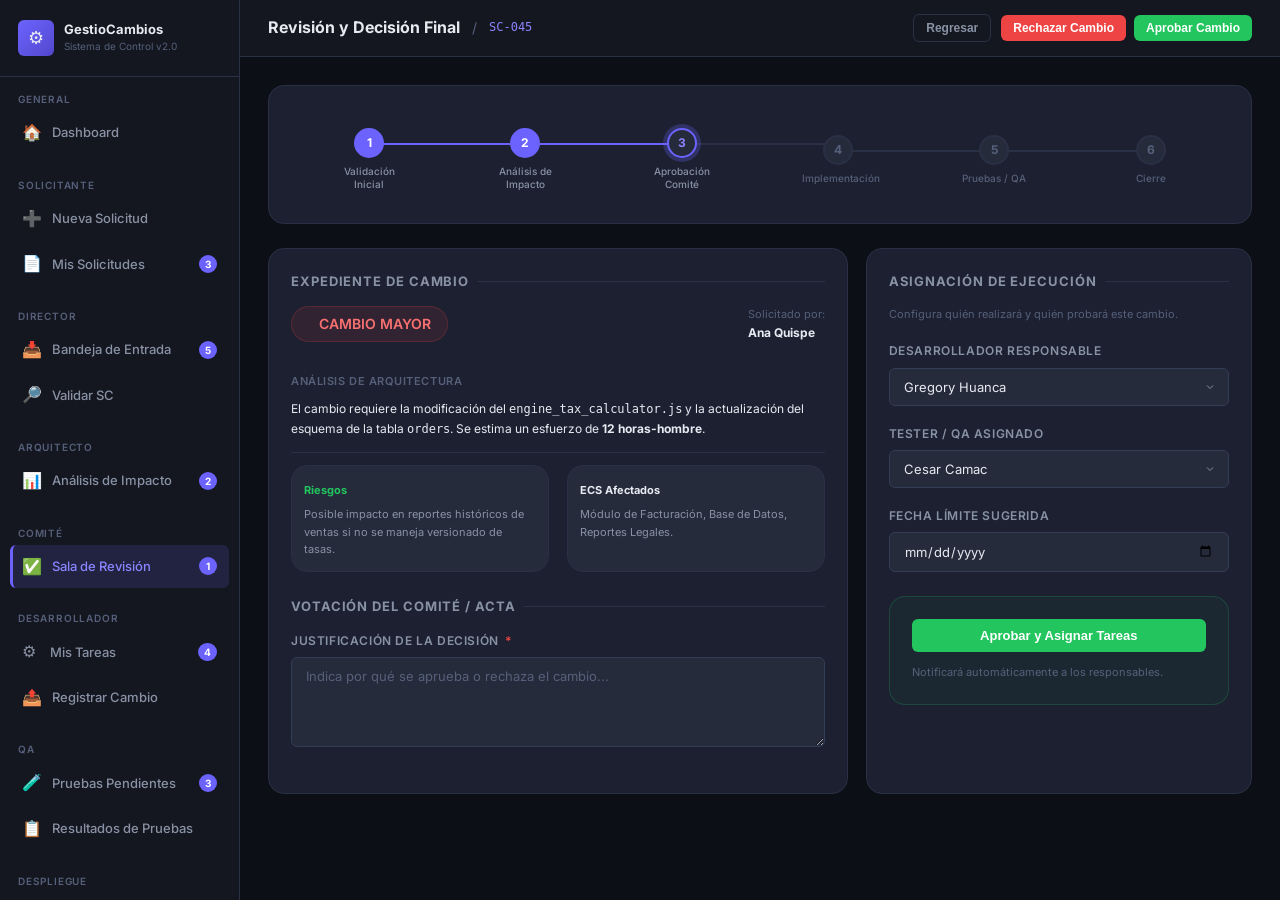
<file: ui-08-sala-revision.html>
<!DOCTYPE html>
<html lang="es">
<head>
  <meta charset="UTF-8">
  <meta name="viewport" content="width=device-width, initial-scale=1.0">
  <title>Aprobación SC-045 — Sistema de Gestión de Cambios</title>
  <link rel="stylesheet" href="styles.css">
</head>
<body>
  <div class="app-layout">
    <div id="sidebar-container"></div>

    <main class="main-content">
      <header class="topbar">
        <div class="topbar-left">
          <h1 class="page-title">Revisión y Decisión Final</h1>
          <span class="text-muted">/</span>
          <span class="page-subtitle font-mono text-accent">SC-045</span>
        </div>
        <div class="topbar-actions">
          <button class="btn btn-ghost btn-sm" onclick="window.history.back()">Regresar</button>
          <div class="flex gap-2">
            <button class="btn btn-danger btn-sm">Rechazar Cambio</button>
            <button class="btn btn-success btn-sm">Aprobar Cambio</button>
          </div>
        </div>
      </header>

      <div class="page-body">
        <!-- Trazabilidad Visual -->
        <div class="card mb-4">
          <div class="progress-track">
            <div class="progress-step done">
              <div class="step-circle">1</div>
              <div class="step-label">Validación Inicial</div>
            </div>
            <div class="progress-step done">
              <div class="step-circle">2</div>
              <div class="step-label">Análisis de Impacto</div>
            </div>
            <div class="progress-step current">
              <div class="step-circle">3</div>
              <div class="step-label">Aprobación Comité</div>
            </div>
            <div class="progress-step">
              <div class="step-circle">4</div>
              <div class="step-label">Implementación</div>
            </div>
            <div class="progress-step">
              <div class="step-circle">5</div>
              <div class="step-label">Pruebas / QA</div>
            </div>
            <div class="progress-step">
              <div class="step-circle">6</div>
              <div class="step-label">Cierre</div>
            </div>
          </div>
        </div>

        <div class="grid-2" style="grid-template-columns: 1.2fr 0.8fr;">
          <!-- Resumen Técnico para Aprobación -->
          <div class="card">
            <div class="section-title">Expediente de Cambio</div>
            <div class="flex justify-between items-center mb-3">
              <span class="badge badge-major" style="font-size: 14px; padding: 6px 16px;">CAMBIO MAYOR</span>
              <div class="text-right">
                <div class="text-xs text-muted">Solicitado por:</div>
                <div class="text-sm font-bold">Ana Quispe</div>
              </div>
            </div>

            <div class="detail-row">
              <span class="detail-key">Análisis de Arquitectura</span>
              <p class="text-sm mt-1">El cambio requiere la modificación del <code>engine_tax_calculator.js</code> y la actualización del esquema de la tabla <code>orders</code>. Se estima un esfuerzo de <strong>12 horas-hombre</strong>.</p>
            </div>

            <div class="grid-2 mt-2">
              <div class="card" style="background: var(--bg-elevated); padding: 12px;">
                <span class="text-xs font-bold text-success uppercase">Riesgos</span>
                <p class="text-xs text-secondary mt-1">Posible impacto en reportes históricos de ventas si no se maneja versionado de tasas.</p>
              </div>
              <div class="card" style="background: var(--bg-elevated); padding: 12px;">
                <span class="text-xs font-bold text-info uppercase">ECS Afectados</span>
                <p class="text-xs text-secondary mt-1">Módulo de Facturación, Base de Datos, Reportes Legales.</p>
              </div>
            </div>

            <div class="section-title mt-4">Votación del Comité / Acta</div>
            <div class="form-group">
              <label class="form-label">Justificación de la Decisión <span class="required">*</span></label>
              <textarea class="form-control" placeholder="Indica por qué se aprueba o rechaza el cambio..."></textarea>
            </div>
          </div>

          <!-- Asignación de Recursos (Solo si se aprueba) -->
          <div class="card">
            <div class="section-title">Asignación de Ejecución</div>
            <p class="text-xs text-muted mb-3">Configura quién realizará y quién probará este cambio.</p>
            
            <form>
              <div class="form-group">
                <label class="form-label">Desarrollador Responsable</label>
                <select class="form-control">
                  <option value="gh">Gregory Huanca</option>
                  <option value="rs">Ricardo Santos</option>
                </select>
              </div>

              <div class="form-group">
                <label class="form-label">Tester / QA Asignado</label>
                <select class="form-control">
                  <option value="cc">Cesar Camac</option>
                  <option value="lm">Lucía Méndez</option>
                </select>
              </div>

              <div class="form-group">
                <label class="form-label">Fecha Límite Sugerida</label>
                <input type="date" class="form-control">
              </div>

              <div class="card mt-4" style="background: rgba(34,197,94,0.05); border-color: rgba(34,197,94,0.2);">
                <button type="submit" class="btn btn-success" style="width: 100%; justify-content: center;">Aprobar y Asignar Tareas</button>
                <p class="text-xs text-center text-muted mt-2">Notificará automáticamente a los responsables.</p>
              </div>
            </form>
          </div>
        </div>
      </div>
    </main>
  </div>

  <script src="sidebar.js"></script>
  <script>
    document.getElementById('sidebar-container').innerHTML = renderSidebar('ui-08', 'director');
  </script>
</body>
</html>
</file>
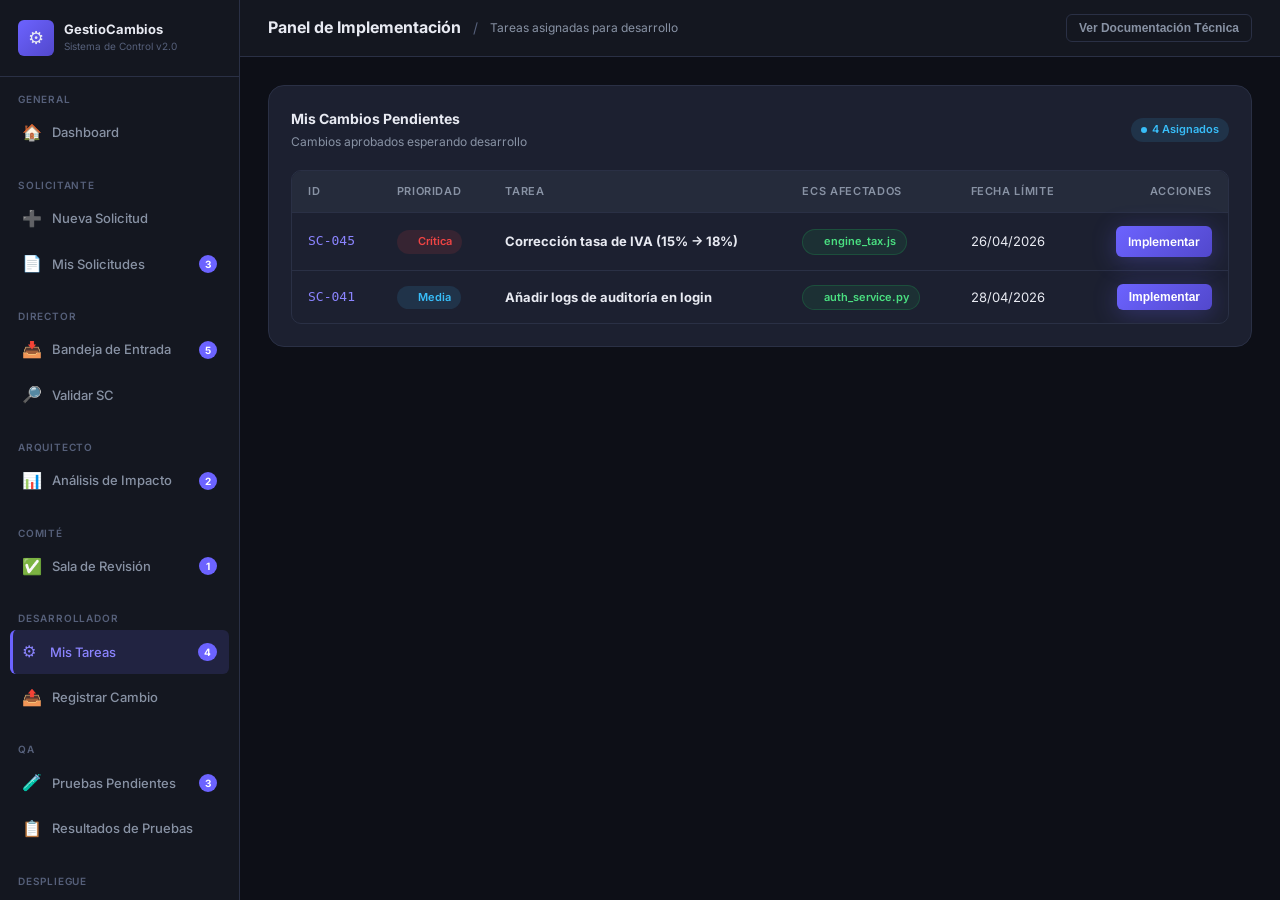
<file: ui-09-panel-desarrollo.html>
<!DOCTYPE html>
<html lang="es">
<head>
  <meta charset="UTF-8">
  <meta name="viewport" content="width=device-width, initial-scale=1.0">
  <title>Mis Tareas de Desarrollo — Sistema de Gestión de Cambios</title>
  <link rel="stylesheet" href="styles.css">
</head>
<body>
  <div class="app-layout">
    <div id="sidebar-container"></div>

    <main class="main-content">
      <header class="topbar">
        <div class="topbar-left">
          <h1 class="page-title">Panel de Implementación</h1>
          <span class="text-muted">/</span>
          <span class="page-subtitle">Tareas asignadas para desarrollo</span>
        </div>
        <div class="topbar-actions">
          <button class="btn btn-ghost btn-sm">Ver Documentación Técnica</button>
        </div>
      </header>

      <div class="page-body">
        <div class="card">
          <div class="card-header">
            <div>
              <h2 class="card-title">Mis Cambios Pendientes</h2>
              <p class="card-subtitle">Cambios aprobados esperando desarrollo</p>
            </div>
            <span class="badge badge-progress">4 Asignados</span>
          </div>

          <div class="table-wrapper">
            <table>
              <thead>
                <tr>
                  <th>ID</th>
                  <th>Prioridad</th>
                  <th>Tarea</th>
                  <th>ECS Afectados</th>
                  <th>Fecha Límite</th>
                  <th style="text-align: right;">Acciones</th>
                </tr>
              </thead>
              <tbody>
                <tr>
                  <td class="font-mono text-accent">SC-045</td>
                  <td><span class="badge" style="color:var(--danger); background:var(--danger-bg)">Crítica</span></td>
                  <td class="font-bold">Corrección tasa de IVA (15% -> 18%)</td>
                  <td><span class="badge badge-minor">engine_tax.js</span></td>
                  <td>26/04/2026</td>
                  <td style="text-align: right;">
                    <a href="ui-10-registro-implementacion.html" class="btn btn-primary btn-sm">Implementar</a>
                  </td>
                </tr>
                <tr>
                  <td class="font-mono text-accent">SC-041</td>
                  <td><span class="badge" style="color:var(--info); background:var(--info-bg)">Media</span></td>
                  <td class="font-bold">Añadir logs de auditoría en login</td>
                  <td><span class="badge badge-minor">auth_service.py</span></td>
                  <td>28/04/2026</td>
                  <td style="text-align: right;">
                    <button class="btn btn-primary btn-sm">Implementar</button>
                  </td>
                </tr>
              </tbody>
            </table>
          </div>
        </div>
      </div>
    </main>
  </div>

  <script src="sidebar.js"></script>
  <script>
    document.getElementById('sidebar-container').innerHTML = renderSidebar('ui-09', 'desarrollador');
  </script>
</body>
</html>
</file>
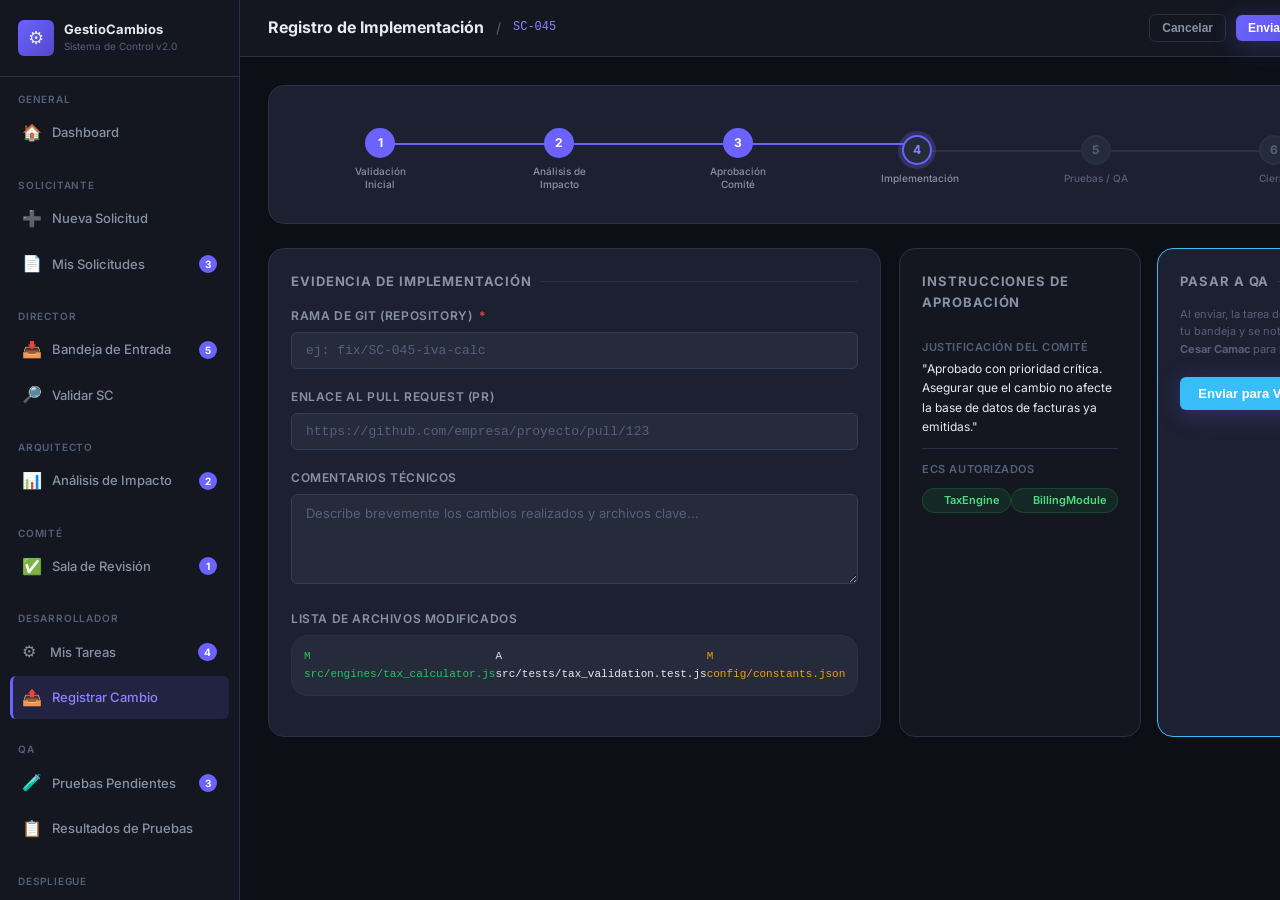
<file: ui-10-registro-implementacion.html>
<!DOCTYPE html>
<html lang="es">
<head>
  <meta charset="UTF-8">
  <meta name="viewport" content="width=device-width, initial-scale=1.0">
  <title>Registro Implementation SC-045 — Sistema de Gestión de Cambios</title>
  <link rel="stylesheet" href="styles.css">
</head>
<body>
  <div class="app-layout">
    <div id="sidebar-container"></div>

    <main class="main-content">
      <header class="topbar">
        <div class="topbar-left">
          <h1 class="page-title">Registro de Implementación</h1>
          <span class="text-muted">/</span>
          <span class="page-subtitle font-mono text-accent">SC-045</span>
        </div>
        <div class="topbar-actions">
          <button class="btn btn-ghost btn-sm" onclick="window.history.back()">Cancelar</button>
          <button class="btn btn-primary btn-sm">Enviar a Pruebas (QA)</button>
        </div>
      </header>

      <div class="page-body">
        <!-- Trazabilidad Visual -->
        <div class="card mb-4">
          <div class="progress-track">
            <div class="progress-step done">
              <div class="step-circle">1</div>
              <div class="step-label">Validación Inicial</div>
            </div>
            <div class="progress-step done">
              <div class="step-circle">2</div>
              <div class="step-label">Análisis de Impacto</div>
            </div>
            <div class="progress-step done">
              <div class="step-circle">3</div>
              <div class="step-label">Aprobación Comité</div>
            </div>
            <div class="progress-step current">
              <div class="step-circle">4</div>
              <div class="step-label">Implementación</div>
            </div>
            <div class="progress-step">
              <div class="step-circle">5</div>
              <div class="step-label">Pruebas / QA</div>
            </div>
            <div class="progress-step">
              <div class="step-circle">6</div>
              <div class="step-label">Cierre</div>
            </div>
          </div>
        </div>

        <div class="grid-2">
          <!-- Detalles Técnicos -->
          <div class="card">
            <div class="section-title">Evidencia de Implementación</div>
            <form>
              <div class="form-group">
                <label class="form-label">Rama de Git (Repository) <span class="required">*</span></label>
                <input type="text" class="form-control font-mono" placeholder="ej: fix/SC-045-iva-calc">
              </div>

              <div class="form-group">
                <label class="form-label">Enlace al Pull Request (PR)</label>
                <input type="url" class="form-control font-mono" placeholder="https://github.com/empresa/proyecto/pull/123">
              </div>

              <div class="form-group">
                <label class="form-label">Comentarios Técnicos</label>
                <textarea class="form-control" placeholder="Describe brevemente los cambios realizados y archivos clave..."></textarea>
              </div>

              <div class="form-group">
                <label class="form-label">Lista de Archivos Modificados</label>
                <div class="card" style="background: var(--bg-elevated); padding: 12px;">
                  <div class="flex flex-direction-column gap-1">
                    <div class="text-xs font-mono text-success">M src/engines/tax_calculator.js</div>
                    <div class="text-xs font-mono text-info">A src/tests/tax_validation.test.js</div>
                    <div class="text-xs font-mono text-warning">M config/constants.json</div>
                  </div>
                </div>
              </div>
            </form>
          </div>

          <!-- Referencia de Aprobación -->
          <div class="flex flex-direction-column gap-4">
            <div class="card" style="background: var(--bg-surface);">
              <div class="section-title">Instrucciones de Aprobación</div>
              <div class="detail-row">
                <span class="detail-key">Justificación del Comité</span>
                <span class="detail-value text-sm">"Aprobado con prioridad crítica. Asegurar que el cambio no afecte la base de datos de facturas ya emitidas."</span>
              </div>
              <div class="detail-row">
                <span class="detail-key">ECS Autorizados</span>
                <div class="flex gap-1 mt-1">
                  <span class="badge badge-minor">TaxEngine</span>
                  <span class="badge badge-minor">BillingModule</span>
                </div>
              </div>
            </div>

            <div class="card" style="border: 1px solid var(--info);">
              <div class="section-title">Pasar a QA</div>
              <p class="text-xs text-muted mb-3">Al enviar, la tarea desaparecerá de tu bandeja y se notificará al Tester <strong>Cesar Camac</strong> para la verificación.</p>
              <button class="btn btn-primary" style="width: 100%; justify-content: center; background: var(--info);">Enviar para Verificación</button>
            </div>
          </div>
        </div>
      </div>
    </main>
  </div>

  <script src="sidebar.js"></script>
  <script>
    document.getElementById('sidebar-container').innerHTML = renderSidebar('ui-10', 'desarrollador');
  </script>
</body>
</html>
</file>
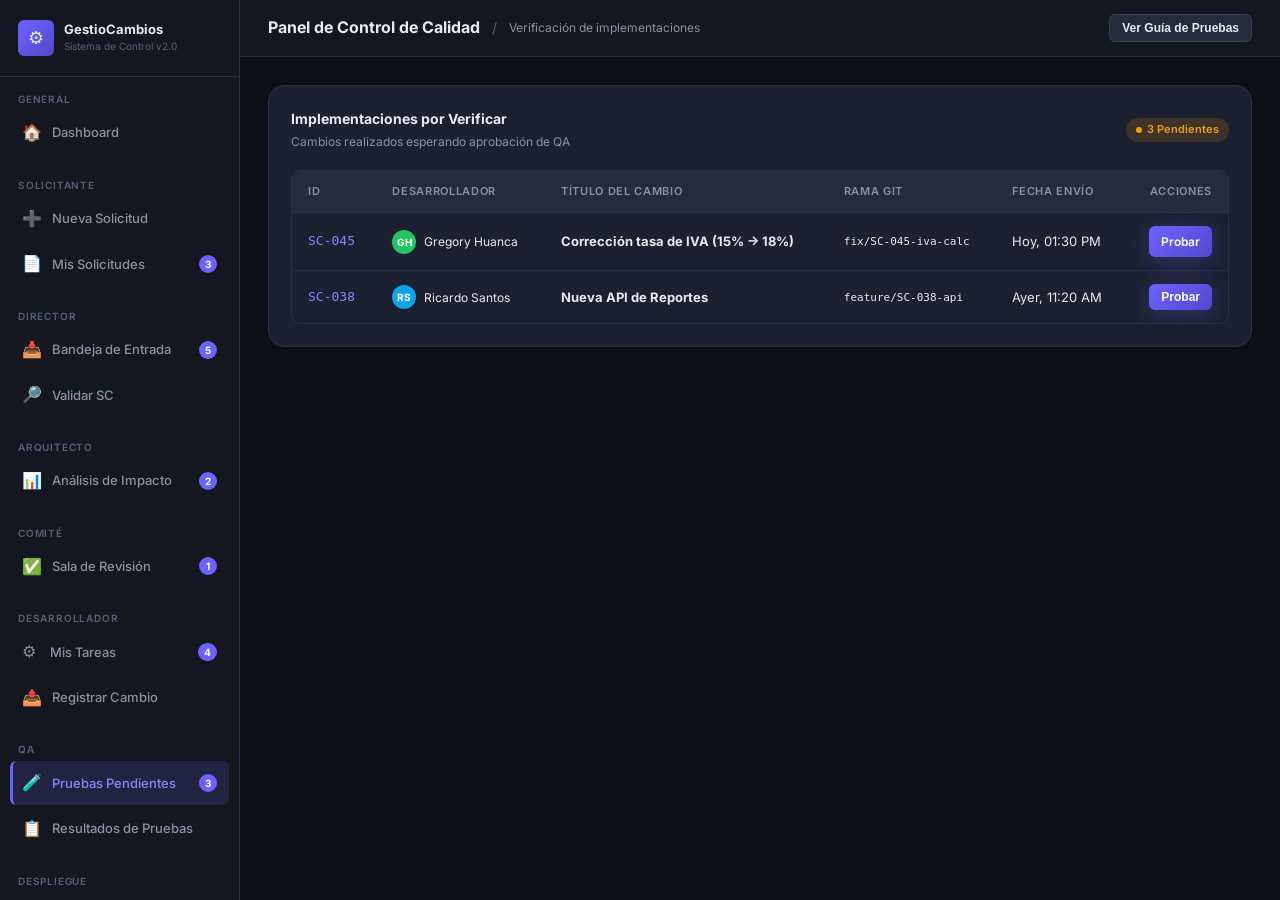
<file: ui-11-panel-pruebas.html>
<!DOCTYPE html>
<html lang="es">
<head>
  <meta charset="UTF-8">
  <meta name="viewport" content="width=device-width, initial-scale=1.0">
  <title>QA: Pruebas Pendientes — Sistema de Gestión de Cambios</title>
  <link rel="stylesheet" href="styles.css">
</head>
<body>
  <div class="app-layout">
    <div id="sidebar-container"></div>

    <main class="main-content">
      <header class="topbar">
        <div class="topbar-left">
          <h1 class="page-title">Panel de Control de Calidad</h1>
          <span class="text-muted">/</span>
          <span class="page-subtitle">Verificación de implementaciones</span>
        </div>
        <div class="topbar-actions">
          <button class="btn btn-secondary btn-sm">Ver Guía de Pruebas</button>
        </div>
      </header>

      <div class="page-body">
        <div class="card">
          <div class="card-header">
            <div>
              <h2 class="card-title">Implementaciones por Verificar</h2>
              <p class="card-subtitle">Cambios realizados esperando aprobación de QA</p>
            </div>
            <span class="badge badge-pending">3 Pendientes</span>
          </div>

          <div class="table-wrapper">
            <table>
              <thead>
                <tr>
                  <th>ID</th>
                  <th>Desarrollador</th>
                  <th>Título del Cambio</th>
                  <th>Rama Git</th>
                  <th>Fecha Envío</th>
                  <th style="text-align: right;">Acciones</th>
                </tr>
              </thead>
              <tbody>
                <tr>
                  <td class="font-mono text-accent">SC-045</td>
                  <td>
                    <div class="flex items-center gap-2">
                      <div class="user-avatar" style="width:24px; height:24px; font-size:10px; background:#22c55e">GH</div>
                      <span class="text-sm">Gregory Huanca</span>
                    </div>
                  </td>
                  <td class="font-bold">Corrección tasa de IVA (15% -> 18%)</td>
                  <td class="font-mono text-xs">fix/SC-045-iva-calc</td>
                  <td>Hoy, 01:30 PM</td>
                  <td style="text-align: right;">
                    <a href="ui-12-resultados-pruebas.html" class="btn btn-primary btn-sm">Probar</a>
                  </td>
                </tr>
                <tr>
                  <td class="font-mono text-accent">SC-038</td>
                  <td>
                    <div class="flex items-center gap-2">
                      <div class="user-avatar" style="width:24px; height:24px; font-size:10px; background:#0ea5e9">RS</div>
                      <span class="text-sm">Ricardo Santos</span>
                    </div>
                  </td>
                  <td class="font-bold">Nueva API de Reportes</td>
                  <td class="font-mono text-xs">feature/SC-038-api</td>
                  <td>Ayer, 11:20 AM</td>
                  <td style="text-align: right;">
                    <button class="btn btn-primary btn-sm">Probar</button>
                  </td>
                </tr>
              </tbody>
            </table>
          </div>
        </div>
      </div>
    </main>
  </div>

  <script src="sidebar.js"></script>
  <script>
    document.getElementById('sidebar-container').innerHTML = renderSidebar('ui-11', 'tester');
  </script>
</body>
</html>
</file>
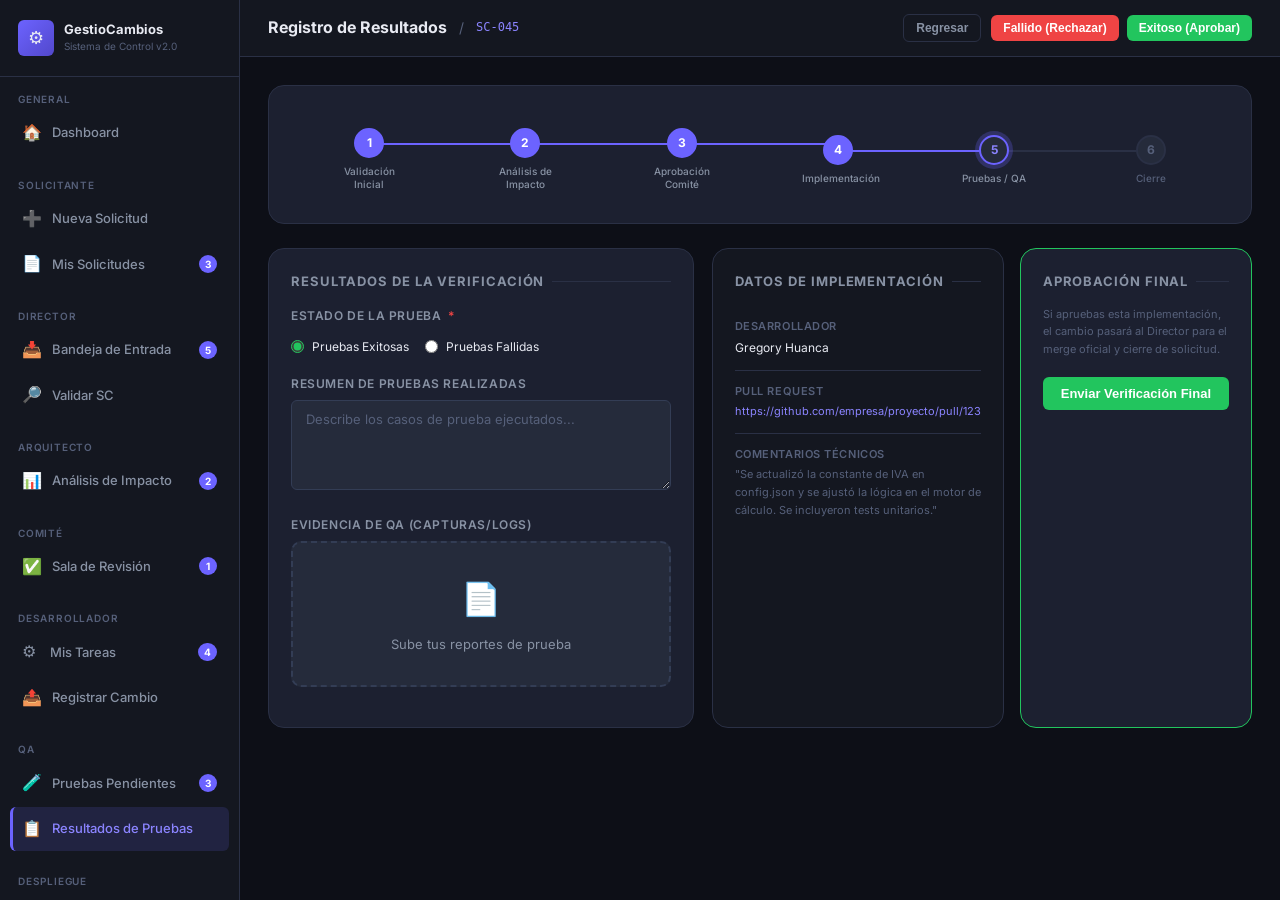
<file: ui-12-resultados-pruebas.html>
<!DOCTYPE html>
<html lang="es">
<head>
  <meta charset="UTF-8">
  <meta name="viewport" content="width=device-width, initial-scale=1.0">
  <title>Resultados de Prueba SC-045 — Sistema de Gestión de Cambios</title>
  <link rel="stylesheet" href="styles.css">
</head>
<body>
  <div class="app-layout">
    <div id="sidebar-container"></div>

    <main class="main-content">
      <header class="topbar">
        <div class="topbar-left">
          <h1 class="page-title">Registro de Resultados</h1>
          <span class="text-muted">/</span>
          <span class="page-subtitle font-mono text-accent">SC-045</span>
        </div>
        <div class="topbar-actions">
          <button class="btn btn-ghost btn-sm" onclick="window.history.back()">Regresar</button>
          <div class="flex gap-2">
            <button class="btn btn-danger btn-sm">Fallido (Rechazar)</button>
            <button class="btn btn-success btn-sm">Exitoso (Aprobar)</button>
          </div>
        </div>
      </header>

      <div class="page-body">
        <!-- Trazabilidad Visual -->
        <div class="card mb-4">
          <div class="progress-track">
            <div class="progress-step done">
              <div class="step-circle">1</div>
              <div class="step-label">Validación Inicial</div>
            </div>
            <div class="progress-step done">
              <div class="step-circle">2</div>
              <div class="step-label">Análisis de Impacto</div>
            </div>
            <div class="progress-step done">
              <div class="step-circle">3</div>
              <div class="step-label">Aprobación Comité</div>
            </div>
            <div class="progress-step done">
              <div class="step-circle">4</div>
              <div class="step-label">Implementación</div>
            </div>
            <div class="progress-step current">
              <div class="step-circle">5</div>
              <div class="step-label">Pruebas / QA</div>
            </div>
            <div class="progress-step">
              <div class="step-circle">6</div>
              <div class="step-label">Cierre</div>
            </div>
          </div>
        </div>

        <div class="grid-2">
          <!-- Formulario de Pruebas -->
          <div class="card">
            <div class="section-title">Resultados de la Verificación</div>
            <form>
              <div class="form-group">
                <label class="form-label">Estado de la Prueba <span class="required">*</span></label>
                <div class="flex gap-4 mt-2">
                  <label class="flex items-center gap-2 cursor-pointer">
                    <input type="radio" name="status" value="pass" checked style="accent-color: var(--success)">
                    <span class="text-sm">Pruebas Exitosas</span>
                  </label>
                  <label class="flex items-center gap-2 cursor-pointer">
                    <input type="radio" name="status" value="fail" style="accent-color: var(--danger)">
                    <span class="text-sm">Pruebas Fallidas</span>
                  </label>
                </div>
              </div>

              <div class="form-group">
                <label class="form-label">Resumen de Pruebas Realizadas</label>
                <textarea class="form-control" placeholder="Describe los casos de prueba ejecutados..."></textarea>
              </div>

              <div id="failure-section" class="form-group" style="display:none;">
                <label class="form-label text-danger">Detalle de Errores Encontrados</label>
                <textarea class="form-control" placeholder="Especifica qué falló para que el desarrollador pueda corregirlo..."></textarea>
              </div>

              <div class="form-group">
                <label class="form-label">Evidencia de QA (Capturas/Logs)</label>
                <div class="file-upload">
                  <div class="file-upload-icon">📄</div>
                  <div class="file-upload-text">Sube tus reportes de prueba</div>
                </div>
              </div>
            </form>
          </div>

          <!-- Datos de la Implementación (Para referencia) -->
          <div class="flex flex-direction-column gap-4">
            <div class="card" style="background: var(--bg-surface);">
              <div class="section-title">Datos de Implementación</div>
              <div class="detail-row">
                <span class="detail-key">Desarrollador</span>
                <span class="detail-value text-sm">Gregory Huanca</span>
              </div>
              <div class="detail-row">
                <span class="detail-key">Pull Request</span>
                <a href="#" class="detail-value text-xs text-accent">https://github.com/empresa/proyecto/pull/123</a>
              </div>
              <div class="detail-row">
                <span class="detail-key">Comentarios Técnicos</span>
                <span class="detail-value text-xs text-muted">"Se actualizó la constante de IVA en config.json y se ajustó la lógica en el motor de cálculo. Se incluyeron tests unitarios."</span>
              </div>
            </div>

            <div class="card" style="border: 1px solid var(--success);">
              <div class="section-title">Aprobación Final</div>
              <p class="text-xs text-muted mb-3">Si apruebas esta implementación, el cambio pasará al Director para el merge oficial y cierre de solicitud.</p>
              <button class="btn btn-success" style="width: 100%; justify-content: center;">Enviar Verificación Final</button>
            </div>
          </div>
        </div>
      </div>
    </main>
  </div>

  <script src="sidebar.js"></script>
  <script>
    document.getElementById('sidebar-container').innerHTML = renderSidebar('ui-12', 'tester');
    
    // Toggle failure section based on radio selection
    document.querySelectorAll('input[name="status"]').forEach(radio => {
      radio.addEventListener('change', (e) => {
        document.getElementById('failure-section').style.display = (e.target.value === 'fail') ? 'block' : 'none';
      });
    });
  </script>
</body>
</html>
</file>
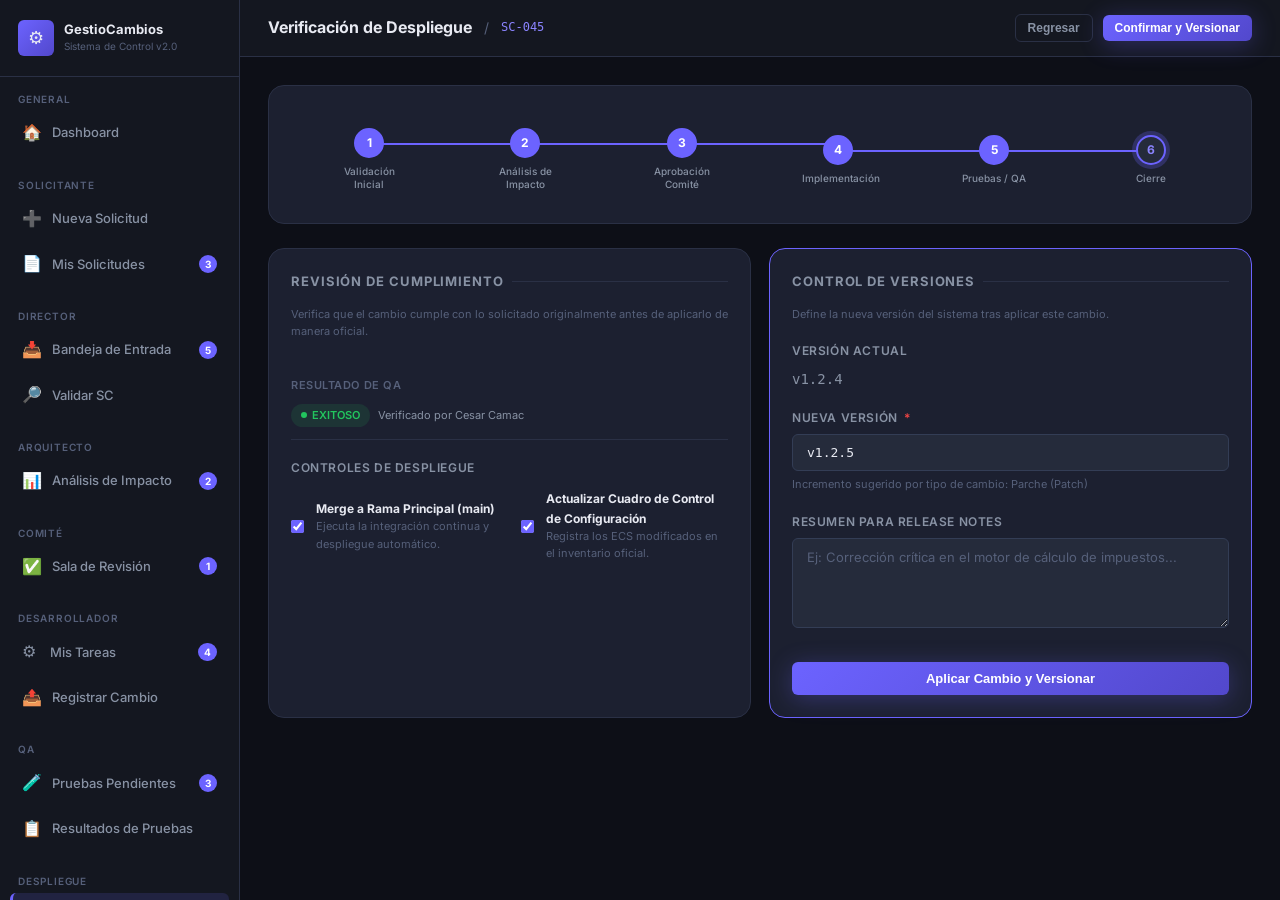
<file: ui-13-verificacion-versionado.html>
<!DOCTYPE html>
<html lang="es">
<head>
  <meta charset="UTF-8">
  <meta name="viewport" content="width=device-width, initial-scale=1.0">
  <title>Verificación y Versionado SC-045 — Sistema de Gestión de Cambios</title>
  <link rel="stylesheet" href="styles.css">
</head>
<body>
  <div class="app-layout">
    <div id="sidebar-container"></div>

    <main class="main-content">
      <header class="topbar">
        <div class="topbar-left">
          <h1 class="page-title">Verificación de Despliegue</h1>
          <span class="text-muted">/</span>
          <span class="page-subtitle font-mono text-accent">SC-045</span>
        </div>
        <div class="topbar-actions">
          <button class="btn btn-ghost btn-sm" onclick="window.history.back()">Regresar</button>
          <button class="btn btn-primary btn-sm">Confirmar y Versionar</button>
        </div>
      </header>

      <div class="page-body">
        <!-- Trazabilidad Visual -->
        <div class="card mb-4">
          <div class="progress-track">
            <div class="progress-step done">
              <div class="step-circle">1</div>
              <div class="step-label">Validación Inicial</div>
            </div>
            <div class="progress-step done">
              <div class="step-circle">2</div>
              <div class="step-label">Análisis de Impacto</div>
            </div>
            <div class="progress-step done">
              <div class="step-circle">3</div>
              <div class="step-label">Aprobación Comité</div>
            </div>
            <div class="progress-step done">
              <div class="step-circle">4</div>
              <div class="step-label">Implementación</div>
            </div>
            <div class="progress-step done">
              <div class="step-circle">5</div>
              <div class="step-label">Pruebas / QA</div>
            </div>
            <div class="progress-step current">
              <div class="step-circle">6</div>
              <div class="step-label">Cierre</div>
            </div>
          </div>
        </div>

        <div class="grid-2">
          <!-- Validación Final -->
          <div class="card">
            <div class="section-title">Revisión de Cumplimiento</div>
            <p class="text-xs text-muted mb-4">Verifica que el cambio cumple con lo solicitado originalmente antes de aplicarlo de manera oficial.</p>
            
            <div class="detail-row">
              <span class="detail-key">Resultado de QA</span>
              <div class="flex items-center gap-2 mt-1">
                <span class="badge badge-approved">EXITOSO</span>
                <span class="text-xs text-secondary">Verificado por Cesar Camac</span>
              </div>
            </div>

            <div class="form-group mt-3">
              <label class="form-label">Controles de Despliegue</label>
              <div class="flex flex-direction-column gap-2 mt-2">
                <label class="flex items-center gap-3 p-3 bg-elevated rounded-sm border cursor-pointer">
                  <input type="checkbox" checked style="accent-color: var(--accent)">
                  <div>
                    <div class="text-sm font-bold">Merge a Rama Principal (main)</div>
                    <div class="text-xs text-muted">Ejecuta la integración continua y despliegue automático.</div>
                  </div>
                </label>
                <label class="flex items-center gap-3 p-3 bg-elevated rounded-sm border cursor-pointer">
                  <input type="checkbox" checked style="accent-color: var(--accent)">
                  <div>
                    <div class="text-sm font-bold">Actualizar Cuadro de Control de Configuración</div>
                    <div class="text-xs text-muted">Registra los ECS modificados en el inventario oficial.</div>
                  </div>
                </label>
              </div>
            </div>
          </div>

          <!-- Registro de Nueva Versión -->
          <div class="card" style="border-color: var(--accent);">
            <div class="section-title">Control de Versiones</div>
            <p class="text-xs text-muted mb-3">Define la nueva versión del sistema tras aplicar este cambio.</p>
            
            <form>
              <div class="form-group">
                <label class="form-label">Versión Actual</label>
                <div class="text-lg font-mono text-secondary">v1.2.4</div>
              </div>

              <div class="form-group">
                <label class="form-label">Nueva Versión <span class="required">*</span></label>
                <input type="text" class="form-control font-mono" value="v1.2.5" placeholder="ej: v1.3.0">
                <p class="form-hint">Incremento sugerido por tipo de cambio: Parche (Patch)</p>
              </div>

              <div class="form-group">
                <label class="form-label">Resumen para Release Notes</label>
                <textarea class="form-control" placeholder="Ej: Corrección crítica en el motor de cálculo de impuestos..."></textarea>
              </div>

              <button type="submit" class="btn btn-primary" style="width: 100%; justify-content: center; margin-top: 10px;">
                Aplicar Cambio y Versionar
              </button>
            </form>
          </div>
        </div>
      </div>
    </main>
  </div>

  <script src="sidebar.js"></script>
  <script>
    document.getElementById('sidebar-container').innerHTML = renderSidebar('ui-13', 'director');
  </script>
</body>
</html>
</file>
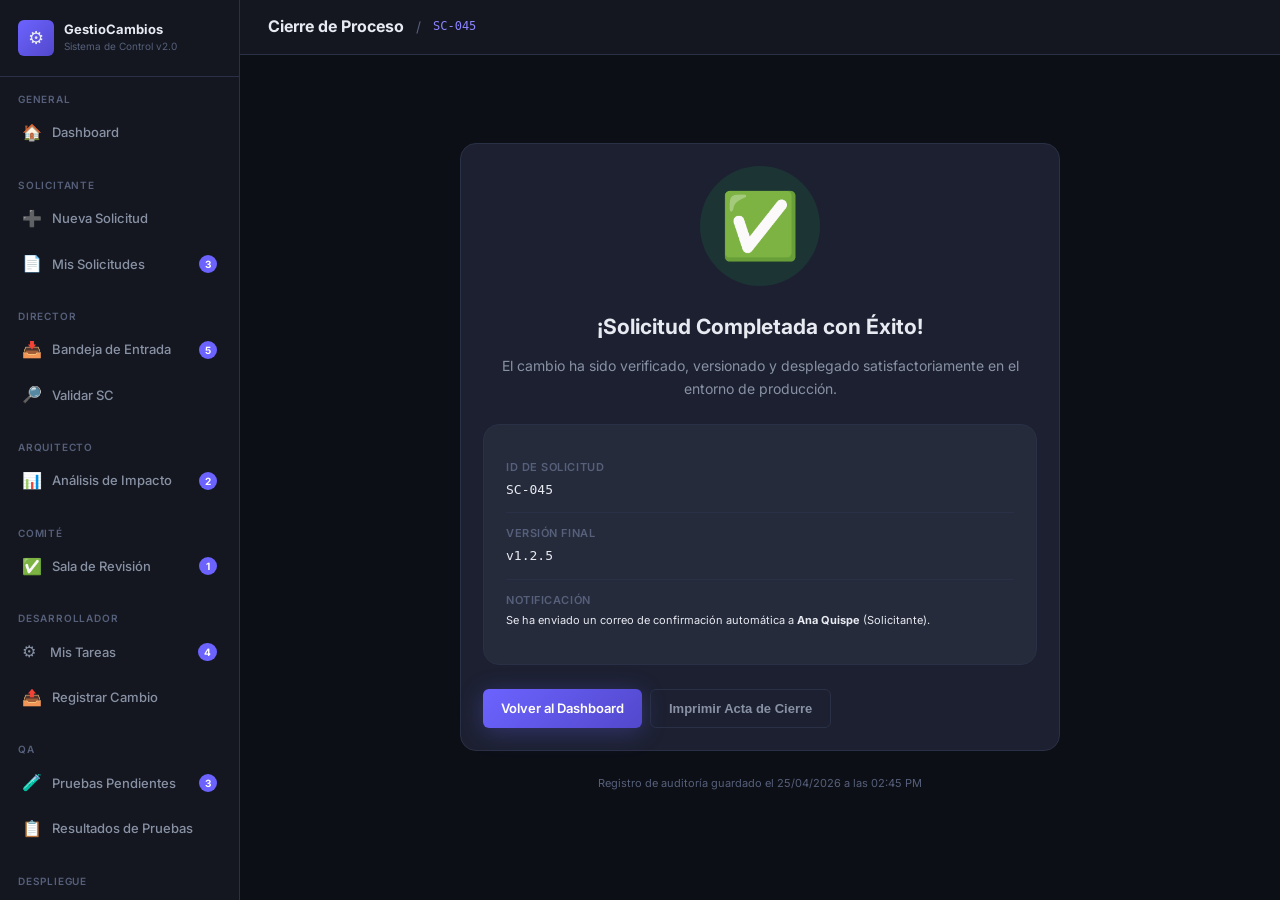
<file: ui-14-cierre-solicitud.html>
<!DOCTYPE html>
<html lang="es">
<head>
  <meta charset="UTF-8">
  <meta name="viewport" content="width=device-width, initial-scale=1.0">
  <title>Cierre de Solicitud — Sistema de Gestión de Cambios</title>
  <link rel="stylesheet" href="styles.css">
  <style>
    .success-icon {
      font-size: 64px;
      margin-bottom: 24px;
      color: var(--success);
      background: var(--success-bg);
      width: 120px;
      height: 120px;
      border-radius: 50%;
      display: flex;
      align-items: center;
      justify-content: center;
      margin: 0 auto 24px;
      animation: scaleUp 0.5s ease-out;
    }
    @keyframes scaleUp {
      from { transform: scale(0.5); opacity: 0; }
      to { transform: scale(1); opacity: 1; }
    }
  </style>
</head>
<body>
  <div class="app-layout">
    <div id="sidebar-container"></div>

    <main class="main-content">
      <header class="topbar">
        <div class="topbar-left">
          <h1 class="page-title">Cierre de Proceso</h1>
          <span class="text-muted">/</span>
          <span class="page-subtitle font-mono text-accent">SC-045</span>
        </div>
      </header>

      <div class="page-body">
        <div style="max-width: 600px; margin: 60px auto; text-align: center;">
          <div class="card">
            <div class="success-icon">✅</div>
            <h2 class="text-xl font-bold mb-2">¡Solicitud Completada con Éxito!</h2>
            <p class="text-secondary mb-4">El cambio ha sido verificado, versionado y desplegado satisfactoriamente en el entorno de producción.</p>
            
            <div class="card" style="background: var(--bg-elevated); text-align: left; margin-bottom: 24px;">
              <div class="detail-row">
                <span class="detail-key">ID de Solicitud</span>
                <span class="detail-value font-mono">SC-045</span>
              </div>
              <div class="detail-row">
                <span class="detail-key">Versión Final</span>
                <span class="detail-value font-mono">v1.2.5</span>
              </div>
              <div class="detail-row">
                <span class="detail-key">Notificación</span>
                <span class="detail-value text-xs">Se ha enviado un correo de confirmación automática a <strong>Ana Quispe</strong> (Solicitante).</span>
              </div>
            </div>

            <div class="flex gap-2 justify-center">
              <a href="ui-02-dashboard.html" class="btn btn-primary">Volver al Dashboard</a>
              <button class="btn btn-ghost" onclick="window.print()">Imprimir Acta de Cierre</button>
            </div>
          </div>
          
          <div class="mt-4 text-xs text-muted">
            Registro de auditoría guardado el 25/04/2026 a las 02:45 PM
          </div>
        </div>
      </div>
    </main>
  </div>

  <script src="sidebar.js"></script>
  <script>
    document.getElementById('sidebar-container').innerHTML = renderSidebar('ui-14', 'director');
  </script>
</body>
</html>
</file>
<file: styles.css>
/* ============================================
   SISTEMA DE GESTIÓN DE CAMBIOS - Design System
   ============================================ */

@import url('https://fonts.googleapis.com/css2?family=Inter:wght@300;400;500;600;700;800&display=swap');

/* ---- CSS Variables ---- */
:root {
  --bg-base: #0d0f17;
  --bg-surface: #141720;
  --bg-card: #1c2030;
  --bg-card-hover: #222840;
  --bg-elevated: #252b3b;
  --border: #2a3045;
  --border-light: #333d55;

  --accent: #6c63ff;
  --accent-light: #8b84ff;
  --accent-dark: #5248cc;
  --accent-glow: rgba(108,99,255,0.25);

  --success: #22c55e;
  --success-bg: rgba(34,197,94,0.12);
  --warning: #f59e0b;
  --warning-bg: rgba(245,158,11,0.12);
  --danger: #ef4444;
  --danger-bg: rgba(239,68,68,0.12);
  --info: #38bdf8;
  --info-bg: rgba(56,189,248,0.12);

  --text-primary: #e8eaf2;
  --text-secondary: #8892a4;
  --text-muted: #56607a;

  --radius-sm: 6px;
  --radius: 10px;
  --radius-lg: 16px;
  --radius-xl: 24px;

  --shadow: 0 4px 20px rgba(0,0,0,0.4);
  --shadow-lg: 0 8px 40px rgba(0,0,0,0.6);
  --shadow-accent: 0 4px 24px rgba(108,99,255,0.3);

  --transition: 0.2s ease;
  --sidebar-width: 240px;
}

/* ---- Reset & Base ---- */
*, *::before, *::after { box-sizing: border-box; margin: 0; padding: 0; }

html { font-size: 14px; }

body {
  font-family: 'Inter', system-ui, sans-serif;
  background: var(--bg-base);
  color: var(--text-primary);
  min-height: 100vh;
  line-height: 1.6;
  -webkit-font-smoothing: antialiased;
}

a { color: var(--accent-light); text-decoration: none; }
a:hover { color: var(--accent); }

/* ============================================
   LAYOUT
   ============================================ */
.app-layout {
  display: flex;
  min-height: 100vh;
}

/* ---- Sidebar ---- */
.sidebar {
  width: var(--sidebar-width);
  background: var(--bg-surface);
  border-right: 1px solid var(--border);
  display: flex;
  flex-direction: column;
  position: fixed;
  top: 0; left: 0; bottom: 0;
  z-index: 100;
  overflow-y: auto;
}

.sidebar-logo {
  display: flex;
  align-items: center;
  gap: 10px;
  padding: 20px 18px;
  border-bottom: 1px solid var(--border);
}

.logo-icon {
  width: 36px; height: 36px;
  background: linear-gradient(135deg, var(--accent), var(--accent-dark));
  border-radius: var(--radius-sm);
  display: flex; align-items: center; justify-content: center;
  font-size: 18px;
}

.logo-text {
  font-size: 13px;
  font-weight: 700;
  line-height: 1.2;
  color: var(--text-primary);
}
.logo-sub {
  font-size: 10px;
  color: var(--text-muted);
  font-weight: 400;
}

.sidebar-section {
  padding: 14px 10px 6px;
}

.sidebar-section-label {
  font-size: 10px;
  font-weight: 600;
  text-transform: uppercase;
  letter-spacing: 0.08em;
  color: var(--text-muted);
  padding: 0 8px;
  margin-bottom: 4px;
}

.nav-item {
  display: flex;
  align-items: center;
  gap: 10px;
  padding: 9px 12px;
  border-radius: var(--radius-sm);
  color: var(--text-secondary);
  font-size: 13px;
  font-weight: 500;
  cursor: pointer;
  transition: all var(--transition);
  margin-bottom: 2px;
  text-decoration: none;
}

.nav-item:hover {
  background: var(--bg-card);
  color: var(--text-primary);
}

.nav-item.active {
  background: rgba(108,99,255,0.15);
  color: var(--accent-light);
  border-left: 3px solid var(--accent);
  padding-left: 9px;
}

.nav-item .icon { font-size: 16px; min-width: 18px; }

.nav-badge {
  margin-left: auto;
  background: var(--accent);
  color: white;
  font-size: 10px;
  font-weight: 700;
  padding: 1px 6px;
  border-radius: 20px;
  min-width: 18px;
  text-align: center;
}

.sidebar-footer {
  margin-top: auto;
  padding: 14px 10px;
  border-top: 1px solid var(--border);
}

.user-info {
  display: flex;
  align-items: center;
  gap: 10px;
  padding: 8px 10px;
  border-radius: var(--radius-sm);
  cursor: pointer;
  transition: background var(--transition);
}
.user-info:hover { background: var(--bg-card); }

.user-avatar {
  width: 32px; height: 32px;
  border-radius: 50%;
  background: linear-gradient(135deg, #6c63ff, #f093fb);
  display: flex; align-items: center; justify-content: center;
  font-weight: 700;
  font-size: 12px;
  color: white;
  flex-shrink: 0;
}

.user-name { font-size: 12px; font-weight: 600; color: var(--text-primary); }
.user-role { font-size: 10px; color: var(--text-muted); }

/* ---- Main Content ---- */
.main-content {
  margin-left: var(--sidebar-width);
  flex: 1;
  display: flex;
  flex-direction: column;
  min-height: 100vh;
}

/* ---- Topbar ---- */
.topbar {
  background: var(--bg-surface);
  border-bottom: 1px solid var(--border);
  padding: 14px 28px;
  display: flex;
  align-items: center;
  justify-content: space-between;
  position: sticky;
  top: 0;
  z-index: 50;
}

.topbar-left { display: flex; align-items: center; gap: 12px; }
.page-title { font-size: 16px; font-weight: 700; color: var(--text-primary); }
.page-subtitle { font-size: 12px; color: var(--text-secondary); }

.topbar-actions { display: flex; align-items: center; gap: 10px; }

.page-body {
  padding: 28px;
  flex: 1;
}

/* ============================================
   COMPONENTS
   ============================================ */

/* ---- Buttons ---- */
.btn {
  display: inline-flex;
  align-items: center;
  gap: 7px;
  padding: 9px 18px;
  border-radius: var(--radius-sm);
  font-size: 13px;
  font-weight: 600;
  cursor: pointer;
  border: none;
  transition: all var(--transition);
  white-space: nowrap;
}

.btn-primary {
  background: linear-gradient(135deg, var(--accent), var(--accent-dark));
  color: white;
  box-shadow: var(--shadow-accent);
}
.btn-primary:hover { filter: brightness(1.1); transform: translateY(-1px); }

.btn-secondary {
  background: var(--bg-elevated);
  color: var(--text-primary);
  border: 1px solid var(--border-light);
}
.btn-secondary:hover { background: var(--bg-card-hover); border-color: var(--accent); }

.btn-success {
  background: var(--success);
  color: white;
}
.btn-success:hover { filter: brightness(1.1); transform: translateY(-1px); }

.btn-danger {
  background: var(--danger);
  color: white;
}
.btn-danger:hover { filter: brightness(1.1); transform: translateY(-1px); }

.btn-warning {
  background: var(--warning);
  color: #0d0f17;
}
.btn-warning:hover { filter: brightness(1.05); }

.btn-ghost {
  background: transparent;
  color: var(--text-secondary);
  border: 1px solid var(--border);
}
.btn-ghost:hover { background: var(--bg-card); color: var(--text-primary); }

.btn-sm { padding: 6px 12px; font-size: 12px; }
.btn-lg { padding: 12px 24px; font-size: 15px; }

.btn-icon {
  padding: 8px;
  border-radius: var(--radius-sm);
  background: var(--bg-elevated);
  border: 1px solid var(--border);
  color: var(--text-secondary);
  cursor: pointer;
  font-size: 16px;
  line-height: 1;
  transition: all var(--transition);
}
.btn-icon:hover { background: var(--bg-card-hover); color: var(--text-primary); }

/* ---- Cards ---- */
.card {
  background: var(--bg-card);
  border: 1px solid var(--border);
  border-radius: var(--radius-lg);
  padding: 22px;
}

.card-header {
  display: flex;
  align-items: center;
  justify-content: space-between;
  margin-bottom: 18px;
}

.card-title {
  font-size: 14px;
  font-weight: 700;
  color: var(--text-primary);
}

.card-subtitle {
  font-size: 12px;
  color: var(--text-secondary);
  margin-top: 2px;
}

/* ---- Badges / Status ---- */
.badge {
  display: inline-flex;
  align-items: center;
  gap: 5px;
  padding: 3px 10px;
  border-radius: 20px;
  font-size: 11px;
  font-weight: 600;
}

.badge::before { content: ''; width: 6px; height: 6px; border-radius: 50%; flex-shrink: 0; }

.badge-pending { background: rgba(245,158,11,0.15); color: var(--warning); }
.badge-pending::before { background: var(--warning); }

.badge-progress { background: var(--info-bg); color: var(--info); }
.badge-progress::before { background: var(--info); }

.badge-approved { background: var(--success-bg); color: var(--success); }
.badge-approved::before { background: var(--success); }

.badge-rejected { background: var(--danger-bg); color: var(--danger); }
.badge-rejected::before { background: var(--danger); }

.badge-closed { background: rgba(86,96,122,0.2); color: var(--text-muted); }
.badge-closed::before { background: var(--text-muted); }

.badge-major { background: rgba(239,68,68,0.1); color: #f87171; border: 1px solid rgba(239,68,68,0.2); }
.badge-minor { background: rgba(34,197,94,0.1); color: #4ade80; border: 1px solid rgba(34,197,94,0.2); }

/* ---- Stat Cards ---- */
.stat-card {
  background: var(--bg-card);
  border: 1px solid var(--border);
  border-radius: var(--radius-lg);
  padding: 20px;
  display: flex;
  flex-direction: column;
  gap: 8px;
  transition: all var(--transition);
}
.stat-card:hover { border-color: var(--accent); transform: translateY(-2px); box-shadow: var(--shadow-accent); }

.stat-icon {
  width: 40px; height: 40px;
  border-radius: var(--radius-sm);
  display: flex; align-items: center; justify-content: center;
  font-size: 20px;
}

.stat-value {
  font-size: 28px;
  font-weight: 800;
  color: var(--text-primary);
  line-height: 1;
}

.stat-label {
  font-size: 12px;
  color: var(--text-secondary);
  font-weight: 500;
}

.stat-change {
  font-size: 11px;
  font-weight: 600;
}
.stat-change.up { color: var(--success); }
.stat-change.down { color: var(--danger); }

/* ---- Tables ---- */
.table-wrapper {
  overflow-x: auto;
  border-radius: var(--radius);
  border: 1px solid var(--border);
}

table {
  width: 100%;
  border-collapse: collapse;
  font-size: 13px;
}

thead {
  background: var(--bg-elevated);
}

th {
  padding: 12px 16px;
  text-align: left;
  font-weight: 600;
  color: var(--text-secondary);
  font-size: 11px;
  text-transform: uppercase;
  letter-spacing: 0.06em;
  border-bottom: 1px solid var(--border);
  white-space: nowrap;
}

td {
  padding: 13px 16px;
  border-bottom: 1px solid var(--border);
  color: var(--text-primary);
  vertical-align: middle;
}

tr:last-child td { border-bottom: none; }

tbody tr {
  transition: background var(--transition);
}
tbody tr:hover { background: var(--bg-card-hover); }

/* ---- Forms ---- */
.form-group { margin-bottom: 18px; }

.form-label {
  display: block;
  font-size: 12px;
  font-weight: 600;
  color: var(--text-secondary);
  margin-bottom: 7px;
  text-transform: uppercase;
  letter-spacing: 0.05em;
}

.form-label .required { color: var(--danger); margin-left: 3px; }

.form-control {
  width: 100%;
  background: var(--bg-elevated);
  border: 1px solid var(--border-light);
  border-radius: var(--radius-sm);
  padding: 10px 14px;
  color: var(--text-primary);
  font-size: 13px;
  font-family: 'Inter', sans-serif;
  transition: border-color var(--transition), box-shadow var(--transition);
  outline: none;
}

.form-control:focus {
  border-color: var(--accent);
  box-shadow: 0 0 0 3px var(--accent-glow);
}

.form-control::placeholder { color: var(--text-muted); }

textarea.form-control {
  resize: vertical;
  min-height: 90px;
}

select.form-control { cursor: pointer; appearance: none;
  background-image: url("data:image/svg+xml,%3Csvg xmlns='http://www.w3.org/2000/svg' width='12' height='12' viewBox='0 0 24 24' fill='none' stroke='%238892a4' stroke-width='2'%3E%3Cpath d='M6 9l6 6 6-6'/%3E%3C/svg%3E");
  background-repeat: no-repeat;
  background-position: right 12px center;
  padding-right: 36px;
}

.form-hint { font-size: 11px; color: var(--text-muted); margin-top: 5px; }

.form-row {
  display: grid;
  grid-template-columns: 1fr 1fr;
  gap: 16px;
}

.form-row-3 {
  display: grid;
  grid-template-columns: 1fr 1fr 1fr;
  gap: 16px;
}

/* ---- File Upload ---- */
.file-upload {
  border: 2px dashed var(--border-light);
  border-radius: var(--radius);
  padding: 30px;
  text-align: center;
  cursor: pointer;
  transition: all var(--transition);
  background: var(--bg-elevated);
}

.file-upload:hover {
  border-color: var(--accent);
  background: rgba(108,99,255,0.05);
}

.file-upload-icon { font-size: 32px; margin-bottom: 10px; }
.file-upload-text { font-size: 13px; color: var(--text-secondary); }
.file-upload-text strong { color: var(--accent-light); }
.file-upload-hint { font-size: 11px; color: var(--text-muted); margin-top: 4px; }

/* ---- Progress / Timeline ---- */
.progress-track {
  display: flex;
  align-items: center;
  gap: 0;
  padding: 20px 0 10px;
  overflow-x: auto;
}

.progress-step {
  display: flex;
  flex-direction: column;
  align-items: center;
  flex: 1;
  position: relative;
}

.progress-step:not(:last-child)::after {
  content: '';
  position: absolute;
  top: 15px;
  left: 50%;
  width: 100%;
  height: 2px;
  background: var(--border);
  z-index: 0;
}

.progress-step.done:not(:last-child)::after { background: var(--accent); }

.step-circle {
  width: 30px; height: 30px;
  border-radius: 50%;
  background: var(--bg-elevated);
  border: 2px solid var(--border);
  display: flex; align-items: center; justify-content: center;
  font-size: 12px;
  font-weight: 700;
  color: var(--text-muted);
  z-index: 1;
  position: relative;
  transition: all var(--transition);
}

.progress-step.done .step-circle {
  background: var(--accent);
  border-color: var(--accent);
  color: white;
}

.progress-step.current .step-circle {
  background: var(--bg-elevated);
  border-color: var(--accent);
  color: var(--accent-light);
  box-shadow: 0 0 0 4px var(--accent-glow);
}

.step-label {
  font-size: 10px;
  color: var(--text-muted);
  margin-top: 7px;
  text-align: center;
  font-weight: 500;
  max-width: 72px;
  line-height: 1.3;
}

.progress-step.done .step-label,
.progress-step.current .step-label {
  color: var(--text-secondary);
}

/* ---- Notification ---- */
.notif-item {
  display: flex;
  align-items: flex-start;
  gap: 12px;
  padding: 12px 14px;
  border-radius: var(--radius-sm);
  transition: background var(--transition);
  cursor: pointer;
}
.notif-item:hover { background: var(--bg-card-hover); }
.notif-item.unread { background: rgba(108,99,255,0.06); }

.notif-dot {
  width: 8px; height: 8px;
  border-radius: 50%;
  background: var(--accent);
  margin-top: 5px;
  flex-shrink: 0;
}

.notif-text { font-size: 12px; color: var(--text-secondary); line-height: 1.5; }
.notif-text strong { color: var(--text-primary); }
.notif-time { font-size: 10px; color: var(--text-muted); margin-top: 3px; }

/* ---- Grid Layouts ---- */
.grid-2 { display: grid; grid-template-columns: 1fr 1fr; gap: 18px; }
.grid-3 { display: grid; grid-template-columns: 1fr 1fr 1fr; gap: 18px; }
.grid-4 { display: grid; grid-template-columns: repeat(4, 1fr); gap: 18px; }

/* ---- Detail Item ---- */
.detail-row {
  display: flex;
  flex-direction: column;
  gap: 3px;
  padding: 12px 0;
  border-bottom: 1px solid var(--border);
}
.detail-row:last-child { border-bottom: none; }
.detail-key { font-size: 11px; font-weight: 600; color: var(--text-muted); text-transform: uppercase; letter-spacing: 0.05em; }
.detail-value { font-size: 13px; color: var(--text-primary); }

/* ---- Section title ---- */
.section-title {
  font-size: 13px;
  font-weight: 700;
  color: var(--text-secondary);
  text-transform: uppercase;
  letter-spacing: 0.07em;
  margin-bottom: 14px;
  display: flex;
  align-items: center;
  gap: 8px;
}
.section-title::after {
  content: '';
  flex: 1;
  height: 1px;
  background: var(--border);
}

/* ---- Empty state ---- */
.empty-state {
  display: flex;
  flex-direction: column;
  align-items: center;
  justify-content: center;
  padding: 60px 20px;
  color: var(--text-muted);
  text-align: center;
}
.empty-state-icon { font-size: 48px; margin-bottom: 14px; opacity: 0.5; }
.empty-state-text { font-size: 14px; font-weight: 600; color: var(--text-secondary); }
.empty-state-hint { font-size: 12px; margin-top: 6px; }

/* ---- Misc helpers ---- */
.flex { display: flex; }
.flex-center { display: flex; align-items: center; justify-content: center; }
.items-center { align-items: center; }
.justify-between { justify-content: space-between; }
.gap-2 { gap: 8px; }
.gap-3 { gap: 12px; }
.gap-4 { gap: 16px; }
.mt-1 { margin-top: 6px; }
.mt-2 { margin-top: 12px; }
.mt-3 { margin-top: 18px; }
.mt-4 { margin-top: 24px; }
.mb-2 { margin-bottom: 12px; }
.mb-3 { margin-bottom: 18px; }
.mb-4 { margin-bottom: 24px; }
.text-sm { font-size: 12px; }
.text-xs { font-size: 11px; }
.text-muted { color: var(--text-muted); }
.text-secondary { color: var(--text-secondary); }
.text-accent { color: var(--accent-light); }
.text-success { color: var(--success); }
.text-danger { color: var(--danger); }
.text-warning { color: var(--warning); }
.font-bold { font-weight: 700; }
.font-mono { font-family: 'JetBrains Mono', 'Fira Code', monospace; }

/* ---- Scrollbar ---- */
::-webkit-scrollbar { width: 6px; height: 6px; }
::-webkit-scrollbar-track { background: var(--bg-base); }
::-webkit-scrollbar-thumb { background: var(--border-light); border-radius: 3px; }
::-webkit-scrollbar-thumb:hover { background: var(--text-muted); }
</file>
